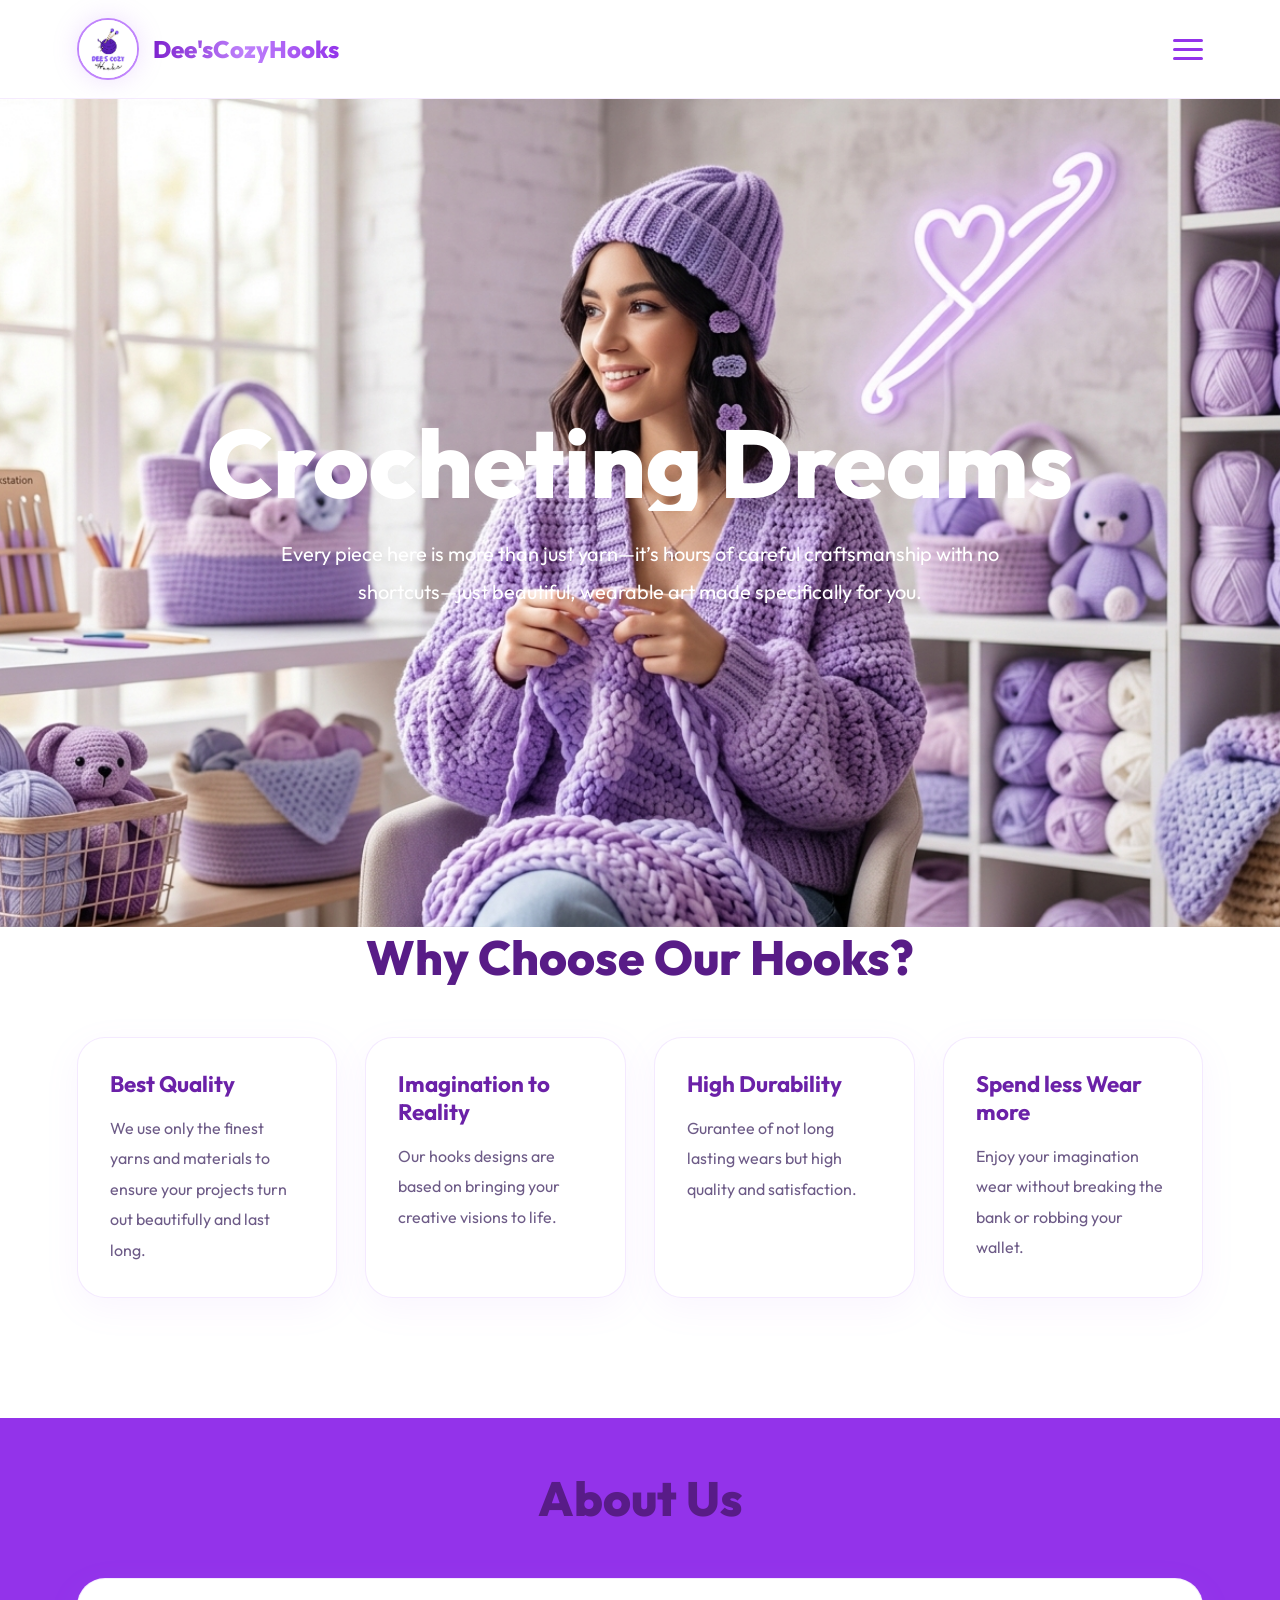
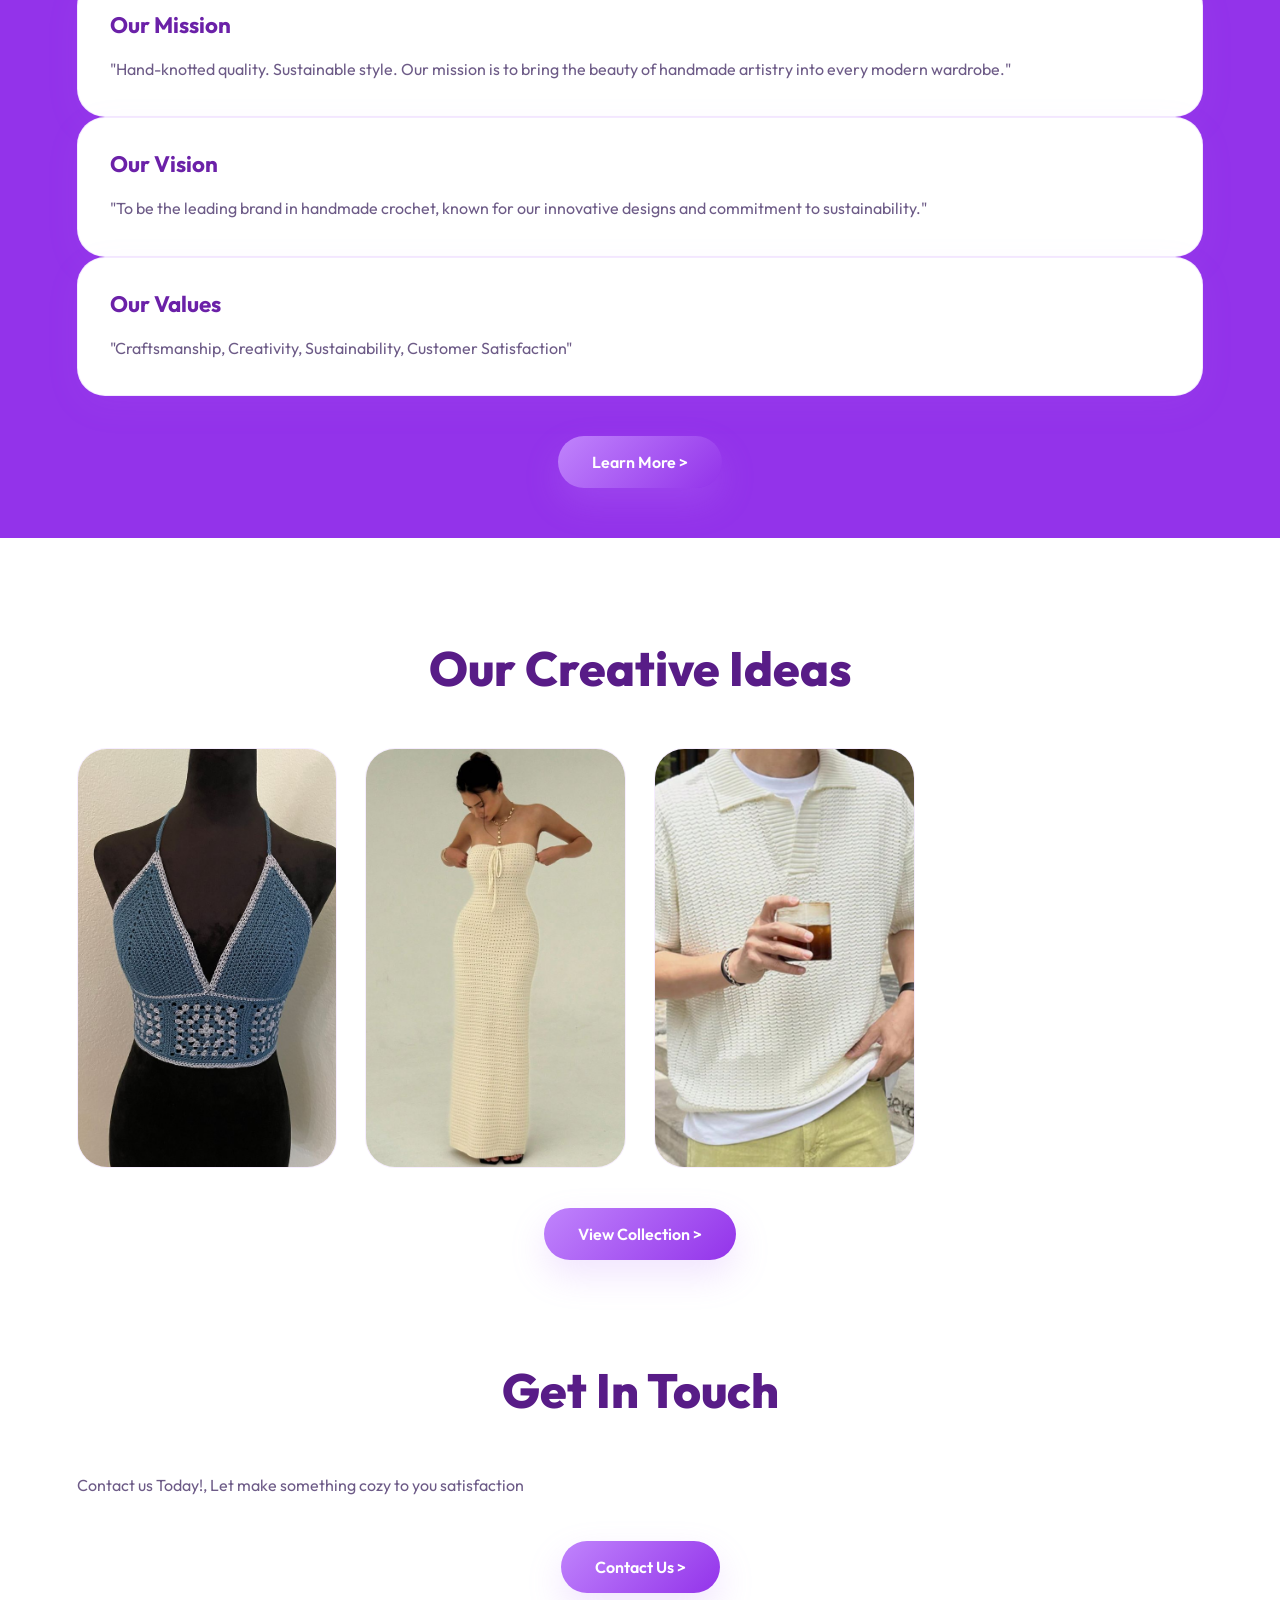
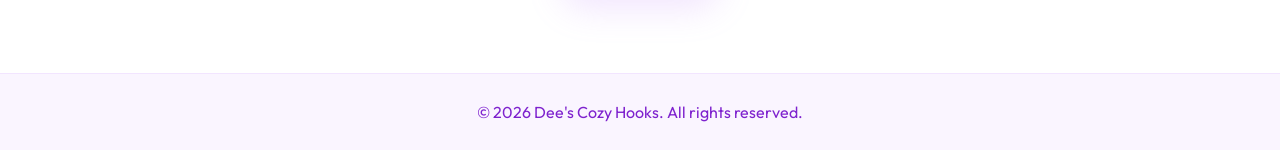
<file: index.html>
<!DOCTYPE html>
<html lang="en">
<head>
    <meta charset="UTF-8">
    <meta name="viewport" content="width=device-width, initial-scale=1.0">
    <title>Dee's Cozy Hooks</title>
    <link rel="stylesheet" href="style.css">

</head>
<body>
    
    <header>
        <div class="header">
        <img src="Logo.JPG" alt="Dee's Cozy Hooks Logo" class="logo">
        <span class="brandName">Dee'sCozyHooks</span>
        <div class="hamburger-btn" onclick="toggleMenu(this)">
  <div class="line1"></div>
  <div class="line2"></div>
  <div class="line3"></div>
</div>

<aside class="sidebar" id="sidebar">
  <nav class="side-nav">
    <a href="index.html" class="nav-link">Home</a>
    <a href="learn.html" class="nav-link">About us</a>
    <a href="contact.html" class="nav-link">Contact</a>
    <a href="collection.html" class="nav-link">Collection</a>
  </nav>
</aside>

    </header>
    <div class="revealItem">
    <div class="bioContainer">
        <h1 class="bioHeading">Crocheting Dreams</h1>
        <p class="bioText">Every piece here is more than just yarn—it’s hours of careful craftsmanship with no shortcuts—just beautiful, wearable art made specifically for you.</p>
    </div>
    <h2 class="whyText">Why Choose Our Hooks?</h2>
    <section class="reasonSection">
    <div class="reasonGrid">
        <h3 class="reasonHeading">Best Quality</h3>
        <p class="reasontext">We use only the finest yarns and materials to ensure your projects turn out beautifully and last long.</p>
    </div>
    <div class="reasonGrid2">
        <h3 class="reasonHeading">Imagination to Reality</h3>
        <p class="reasontext">Our hooks designs are based on bringing your creative visions to life.</p>
    </div>
    <div class="reasonGrid2">
        <h3 class="reasonHeading">High Durability</h3>
        <p class="reasontext">Gurantee of not long lasting wears but high quality and satisfaction.</p>
    </div>

    <div class="reasonGrid2">
        <h3 class="reasonHeading">Spend less Wear more</h3>
        <p class="reasontext">Enjoy your imagination wear without breaking the bank or robbing your wallet.</p>
    </div>     
</section>
    
    <div class="pageAbt">
        <h2 class="abtHead">About Us</h2>
        <div class="abtR">
            <h3 class="abtSub">Our Mission</h3>
                <p class="abtText">"Hand-knotted quality. Sustainable style. Our mission is to bring the beauty of handmade artistry into every modern wardrobe."</p>
            </div>
            <div class="abtR">
            <h3 class="abtSub">Our Vision</h3>
                <p class="abtText">"To be the leading brand in handmade crochet, known for our innovative designs and commitment to sustainability."</p>
                </div>
                <div class="abtR">
                <h3 class="abtSub">Our Values</h3>
                <p class="abtText">"Craftsmanship, Creativity, Sustainability, Customer Satisfaction"</p>
              </div>
        <nav class="learnMore">
            <a href="learn.html" class="learnBtn">Learn More ></a>
        </nav>

    </div>
    <div class="ideaSection">
        <h2 class="ideaHead">Our Creative Ideas</h2>
        <div class="imgGrid">
        <img src="male shirt/Crochet crop top.jfif" alt="idea 1" class="ideaImg">
        <img src="male shirt/Handmade Crochet Summer Romantic Vacation Tight Fitted Cami Dress For Women, Spring_Summer,Fall Dress.jfif" alt="idea 2" class="ideaImg">
        <img src="male shirt/Blusa Masculina De Manga Curta E Gola V Em Malha.jfif" alt="idea 3" class="ideaImg">
        <nav class="collectionBtn">
        </div>
            <nav class="collectionBtn">
            <a href="collection.html" class="collectionNav">View Collection ></a>
        </nav>
    </div>
    <div class="contactSection">
        <h2 class="contactHead">Get In Touch</h2>
        <p class="contactText">Contact us Today!, Let make something cozy to you satisfaction</p>
        <nav class="contactBtn">
            <a href="contact.html" class="contactNav">Contact Us ></a>
        </nav>
    </div>
    </div>
    <script src="script.js"></script>
</body>
<footer class="footer">
        <p>&copy; 2026 Dee's Cozy Hooks. All rights reserved.</p>
    </footer>

</html>
</file>
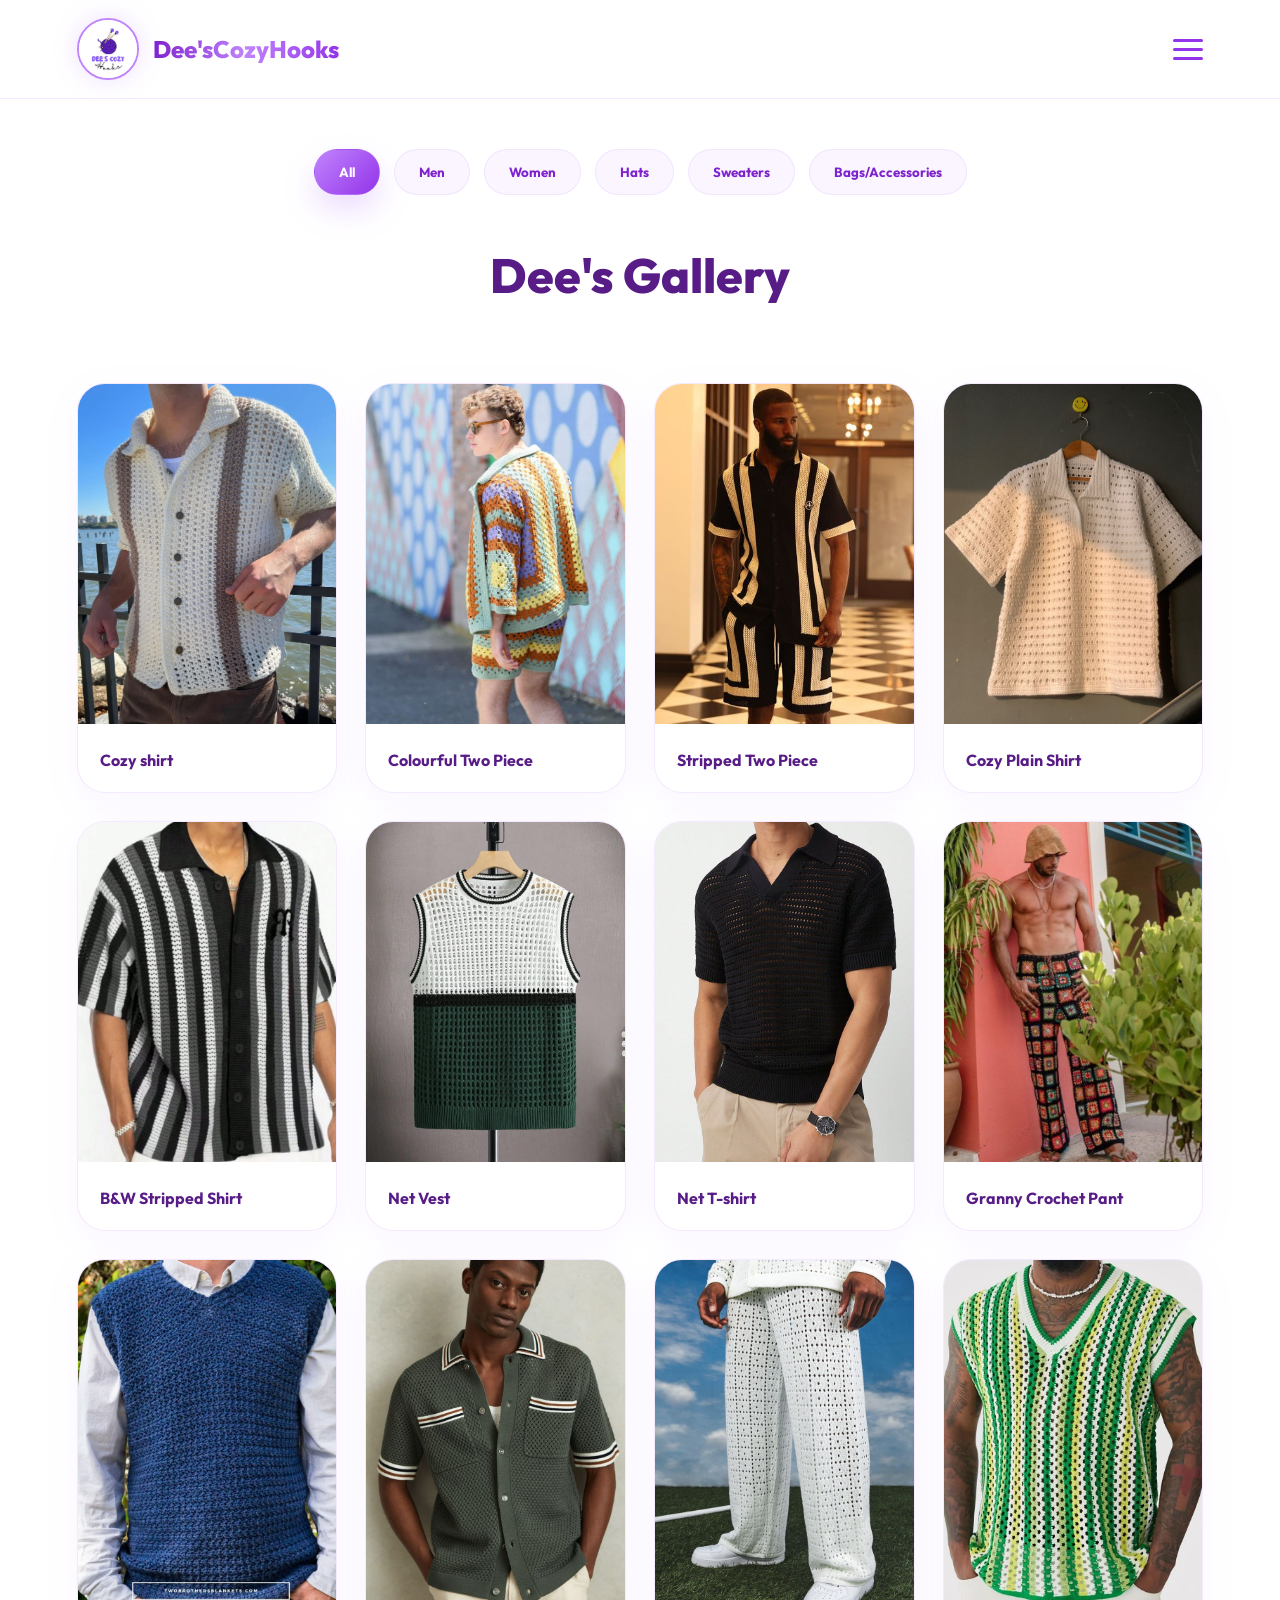
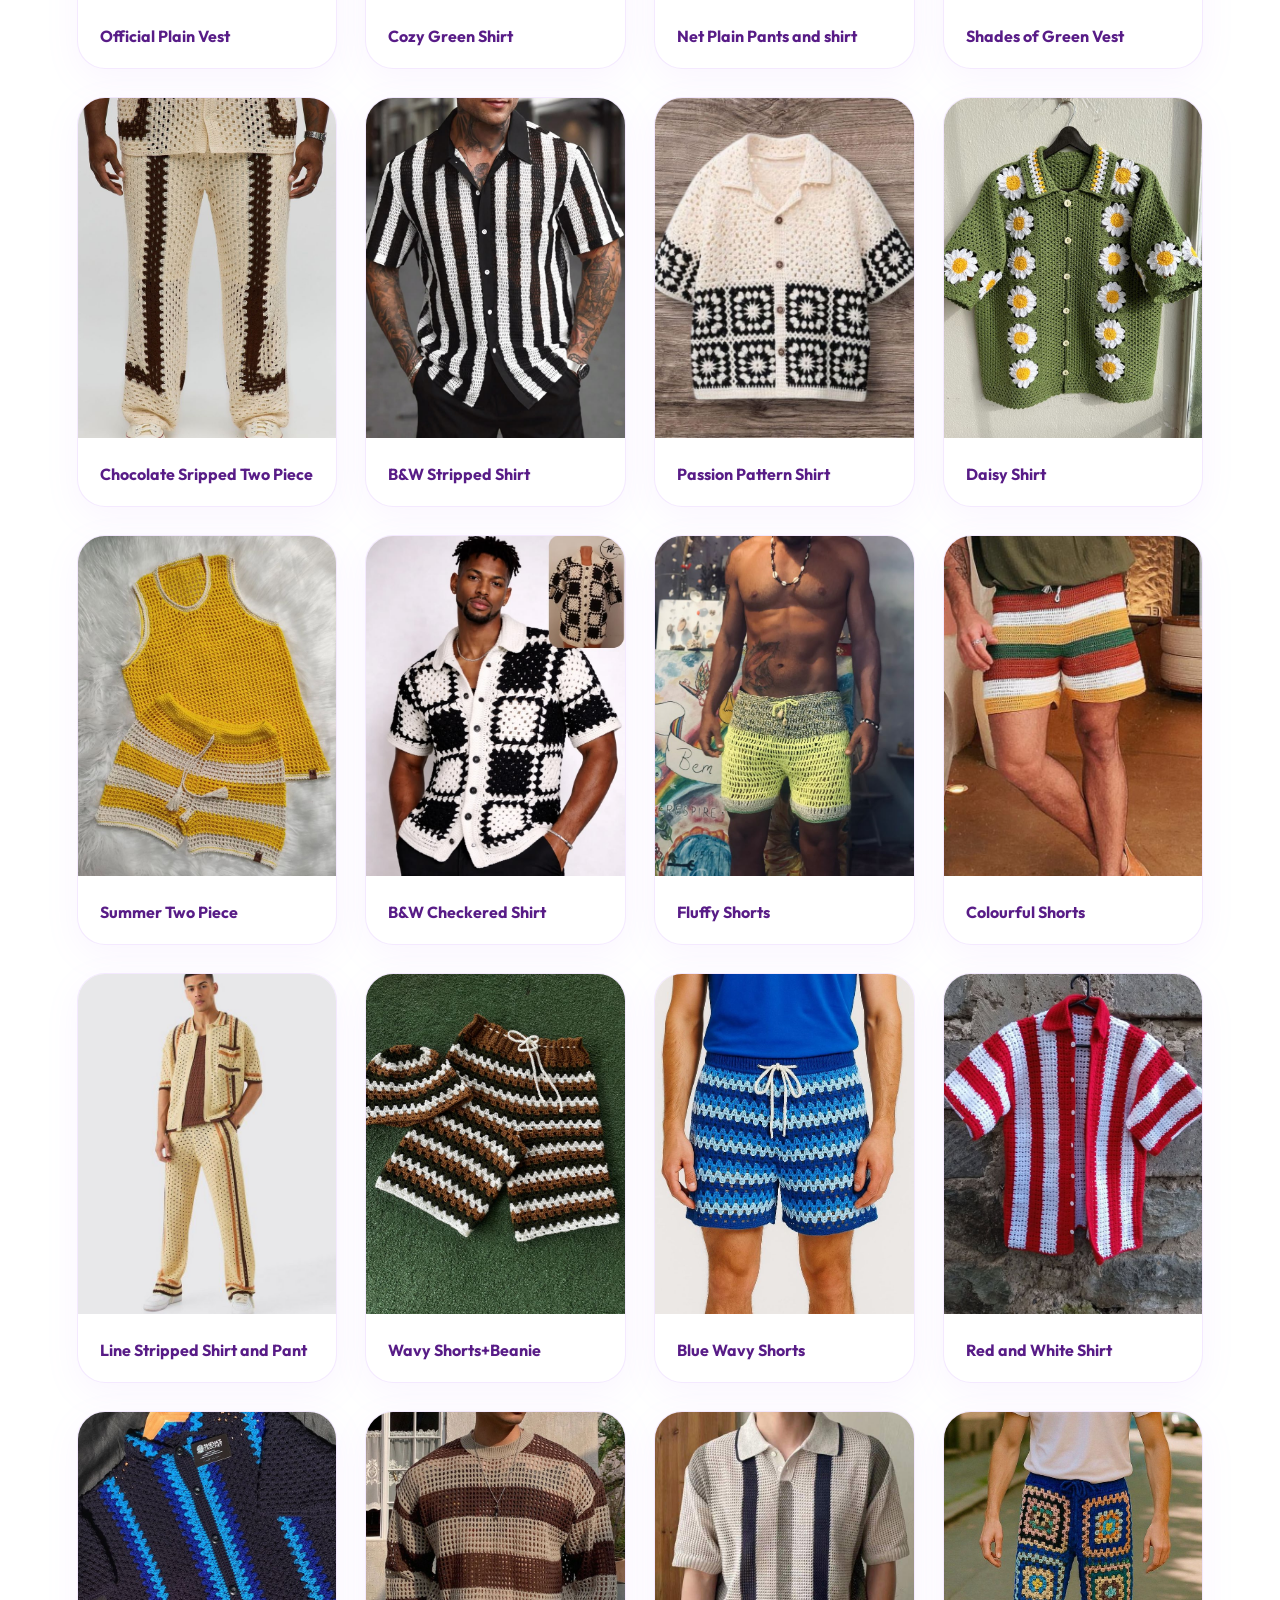
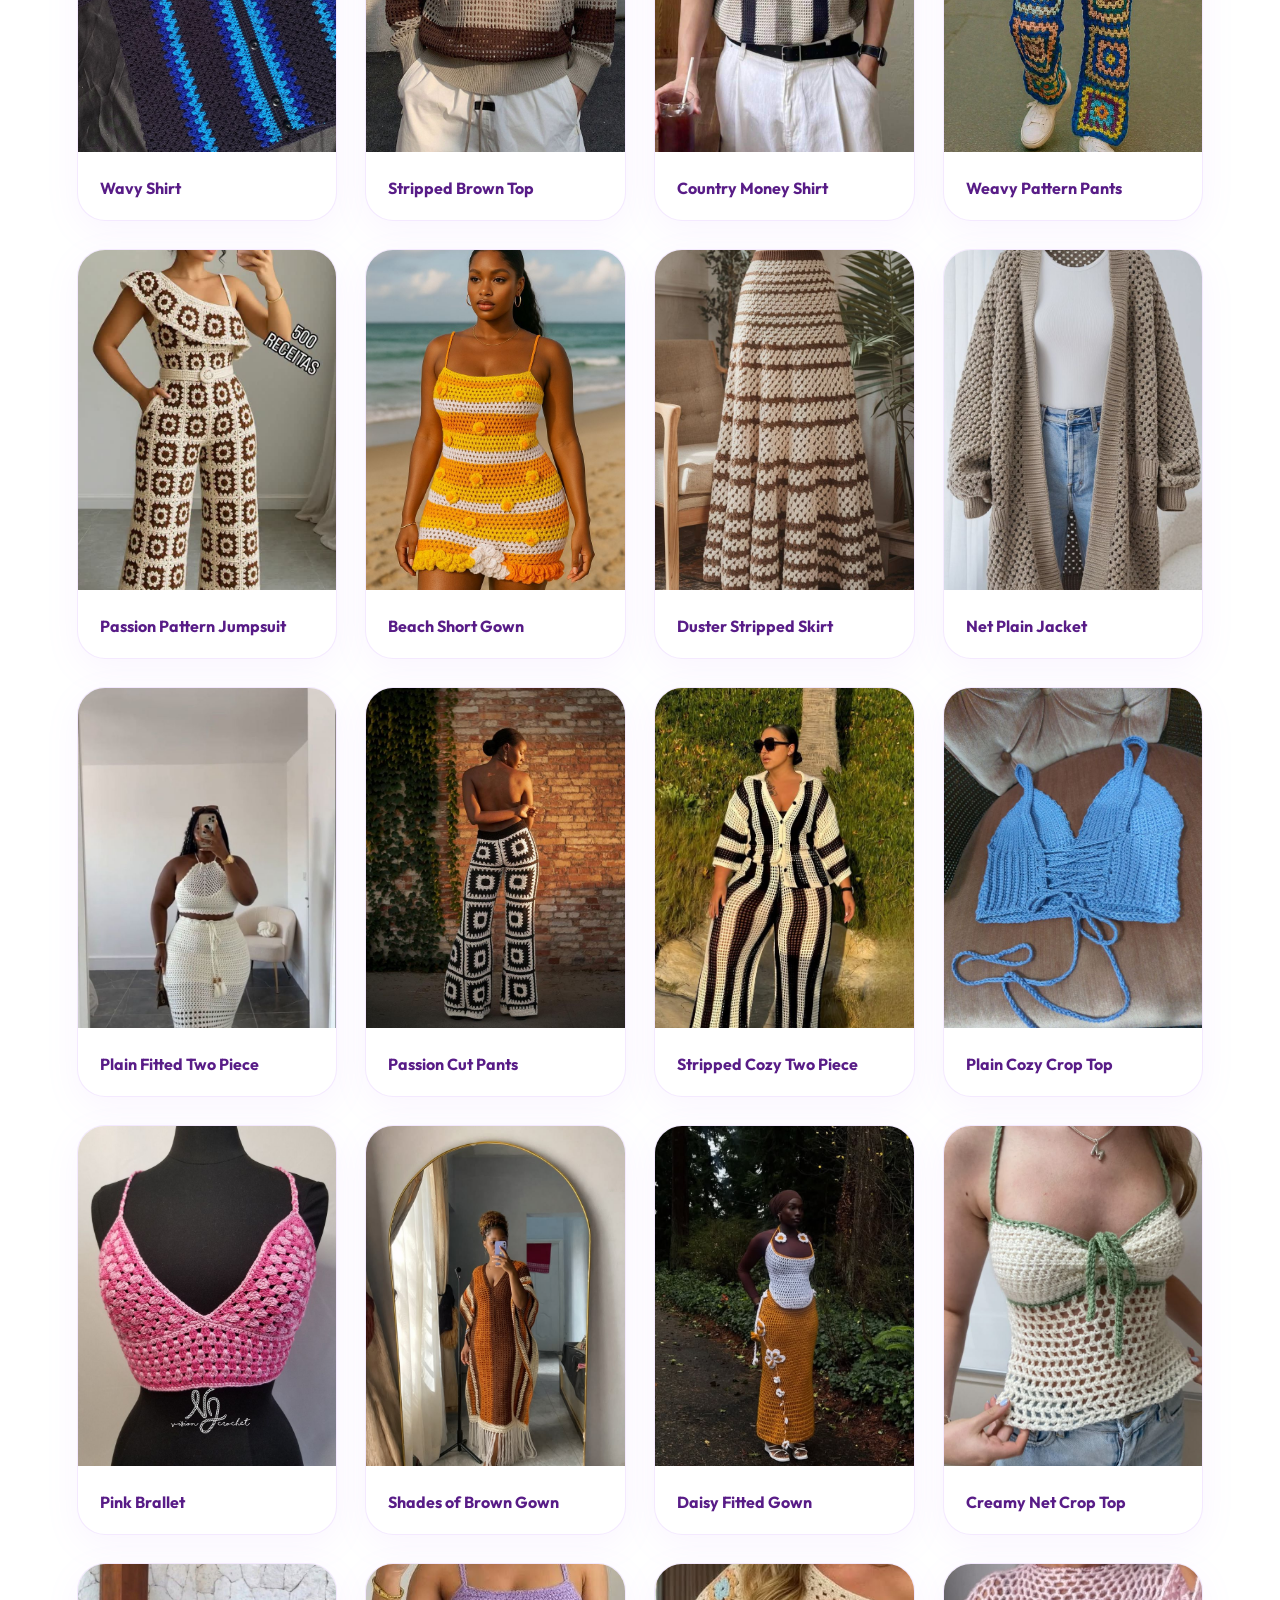
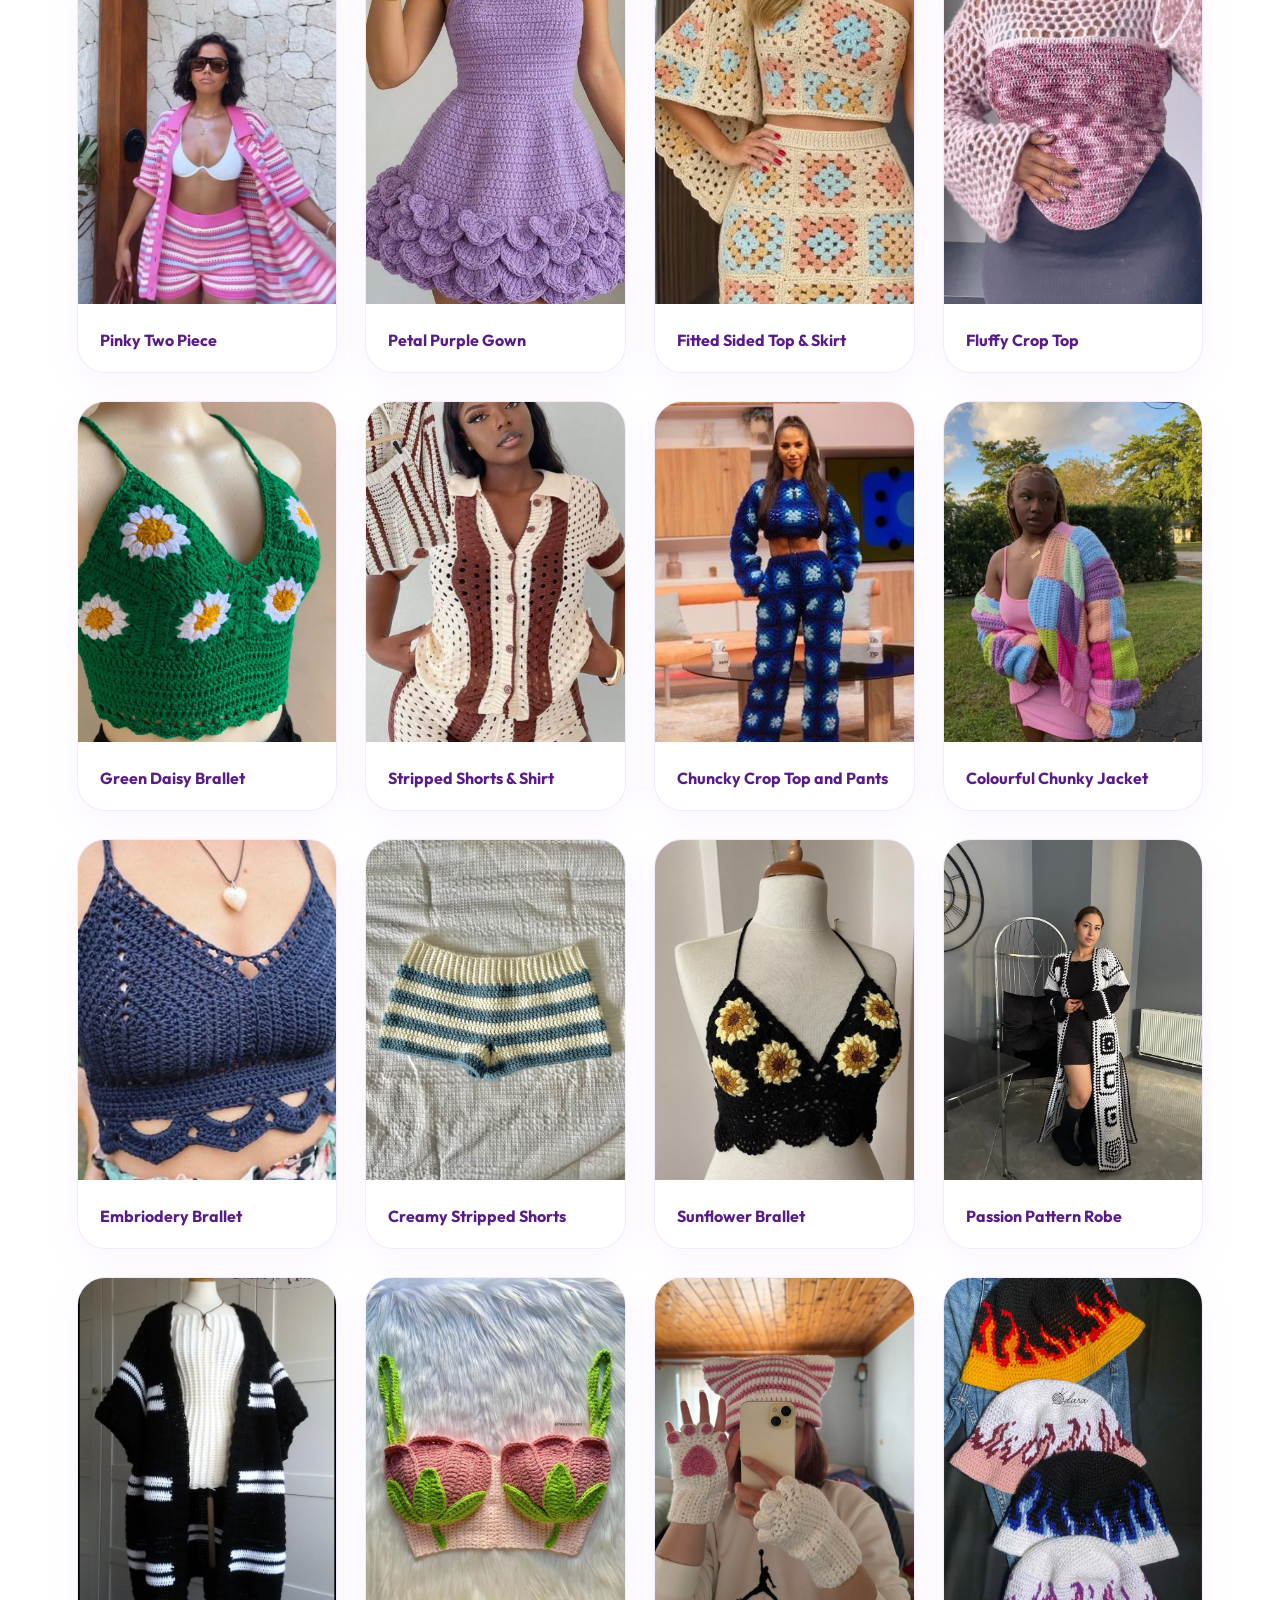
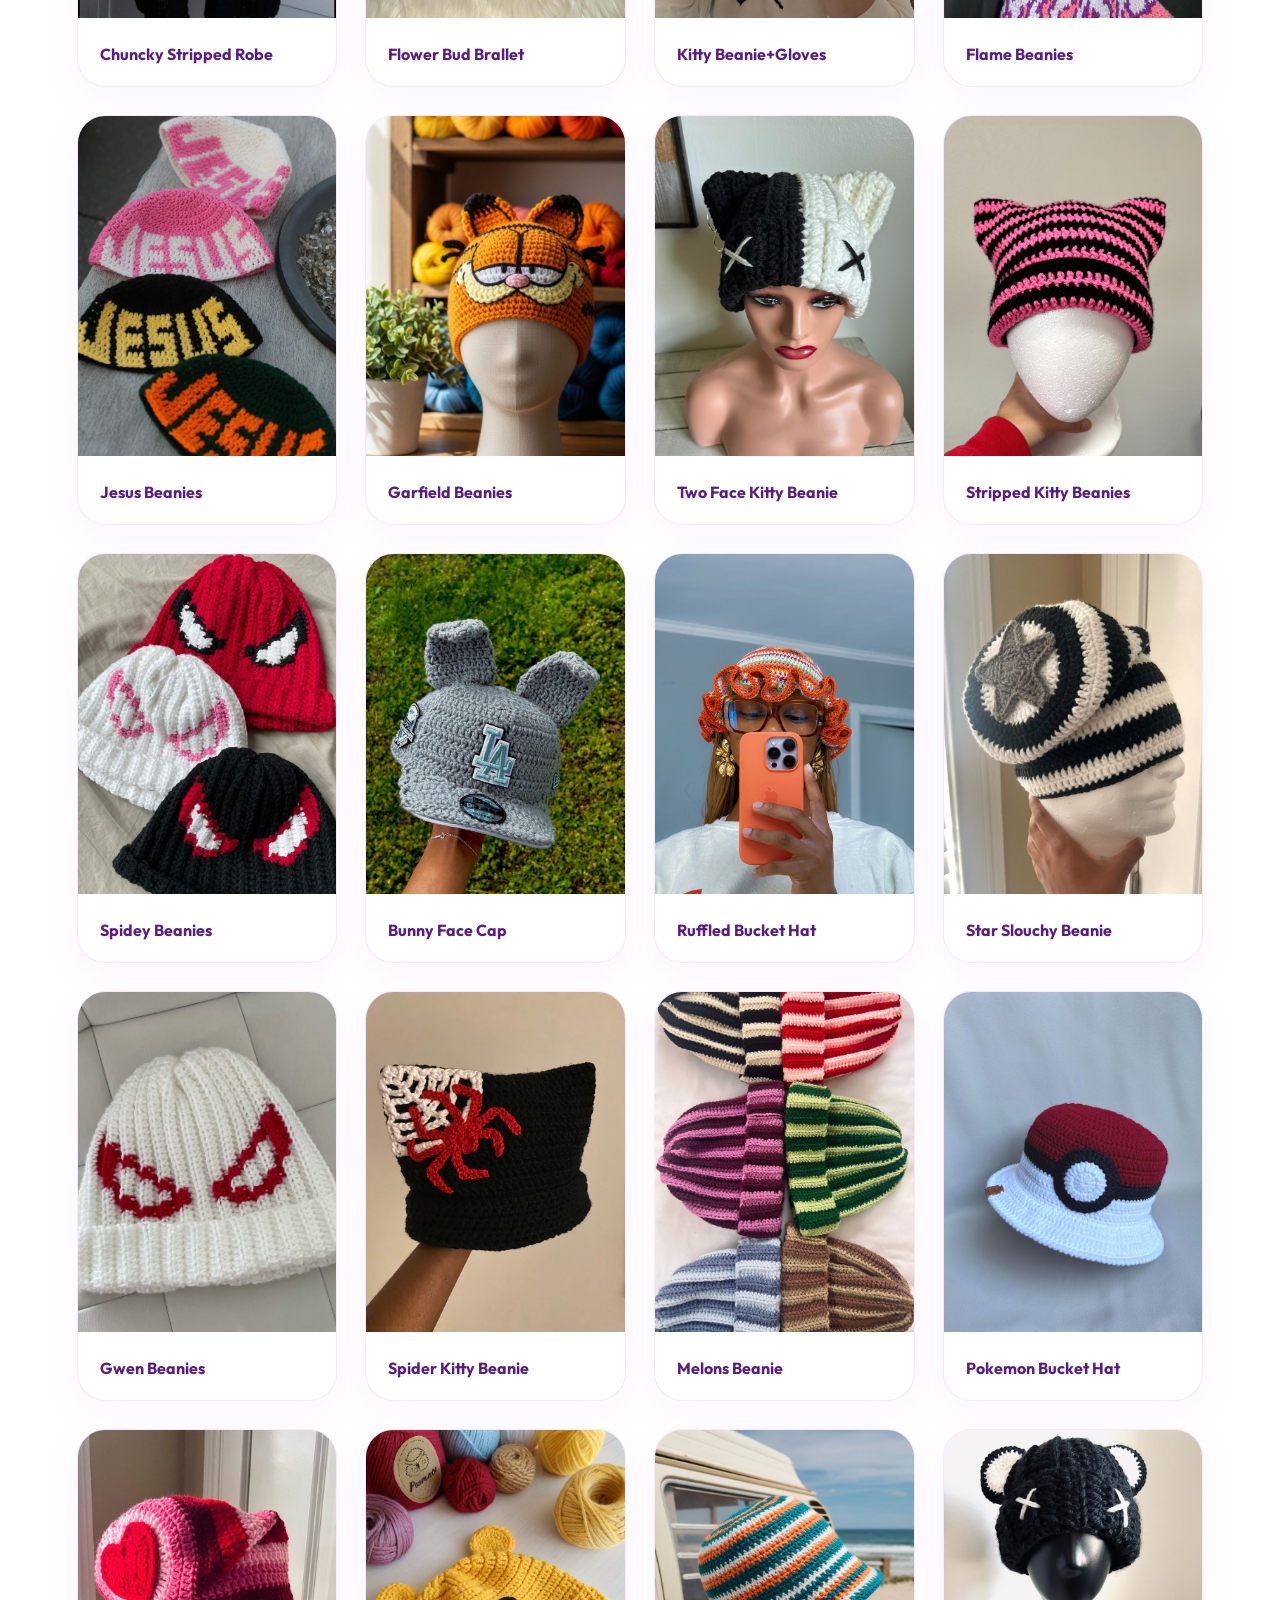
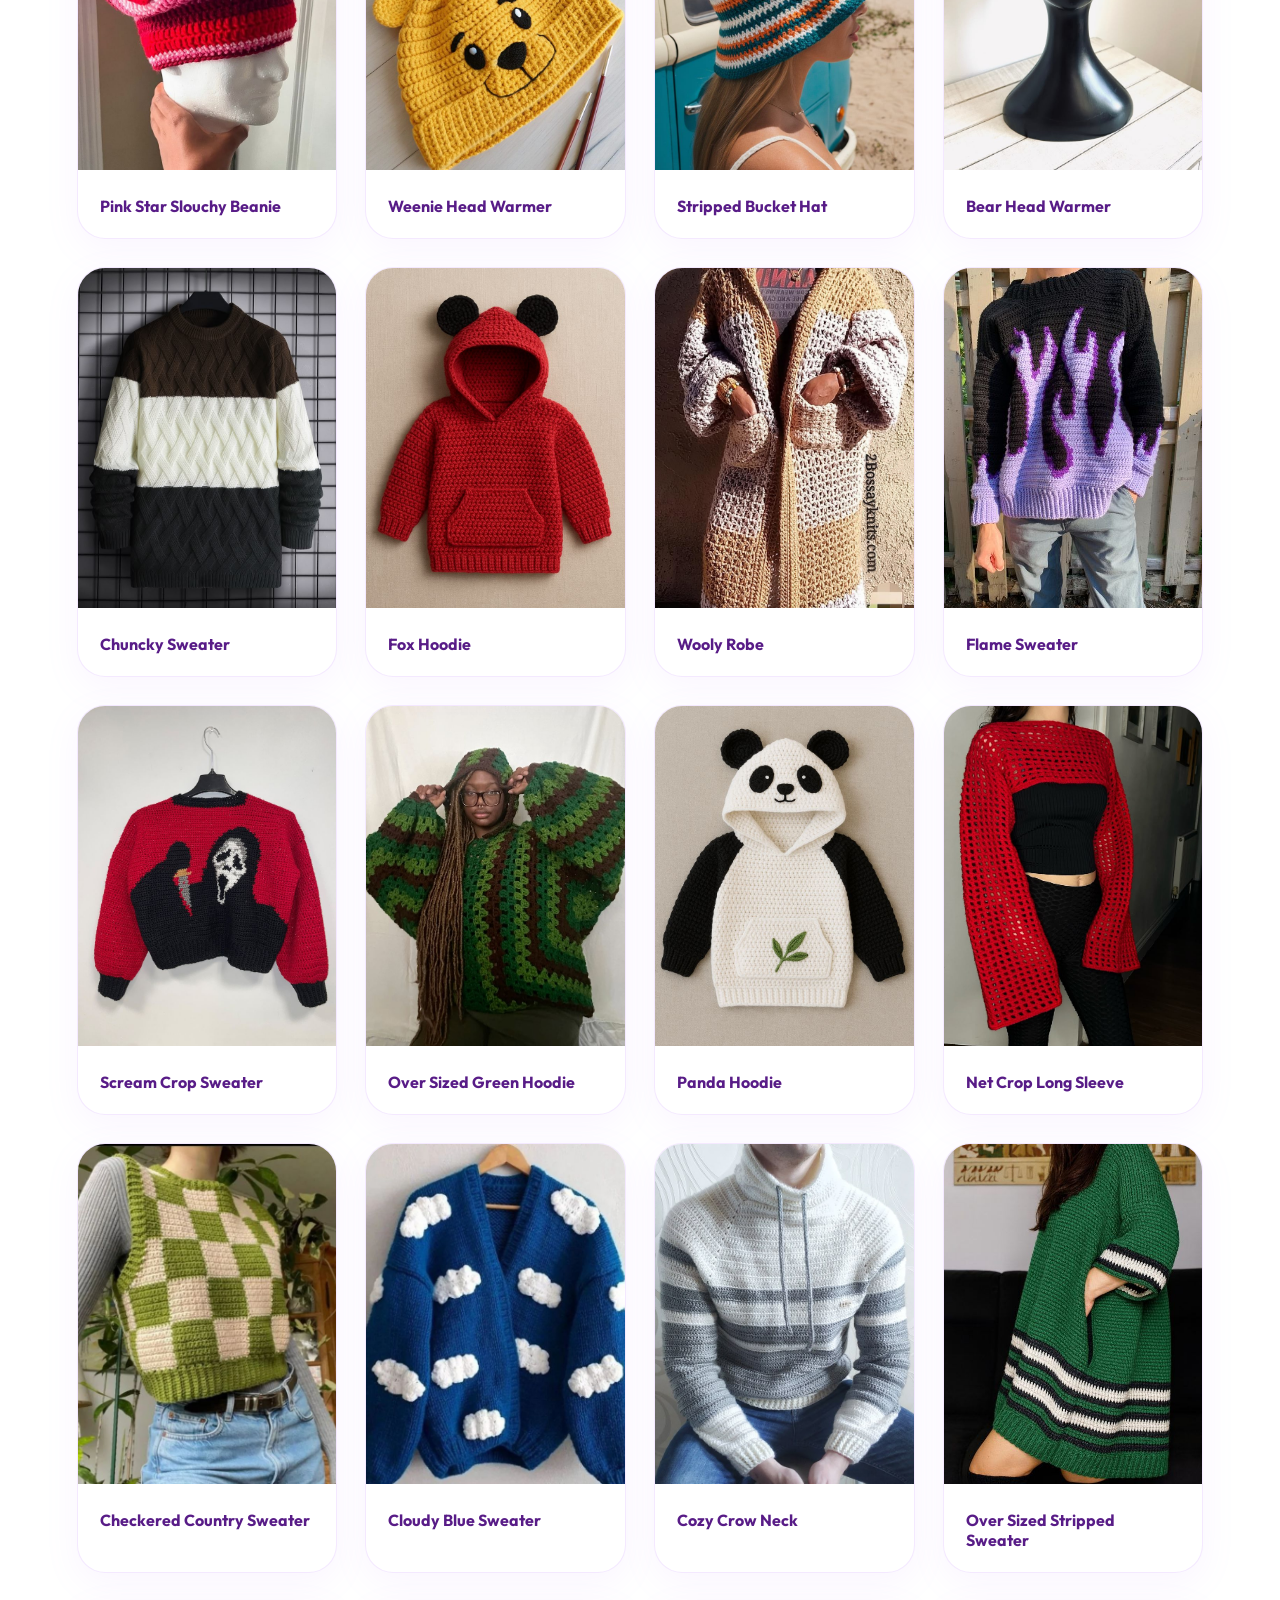
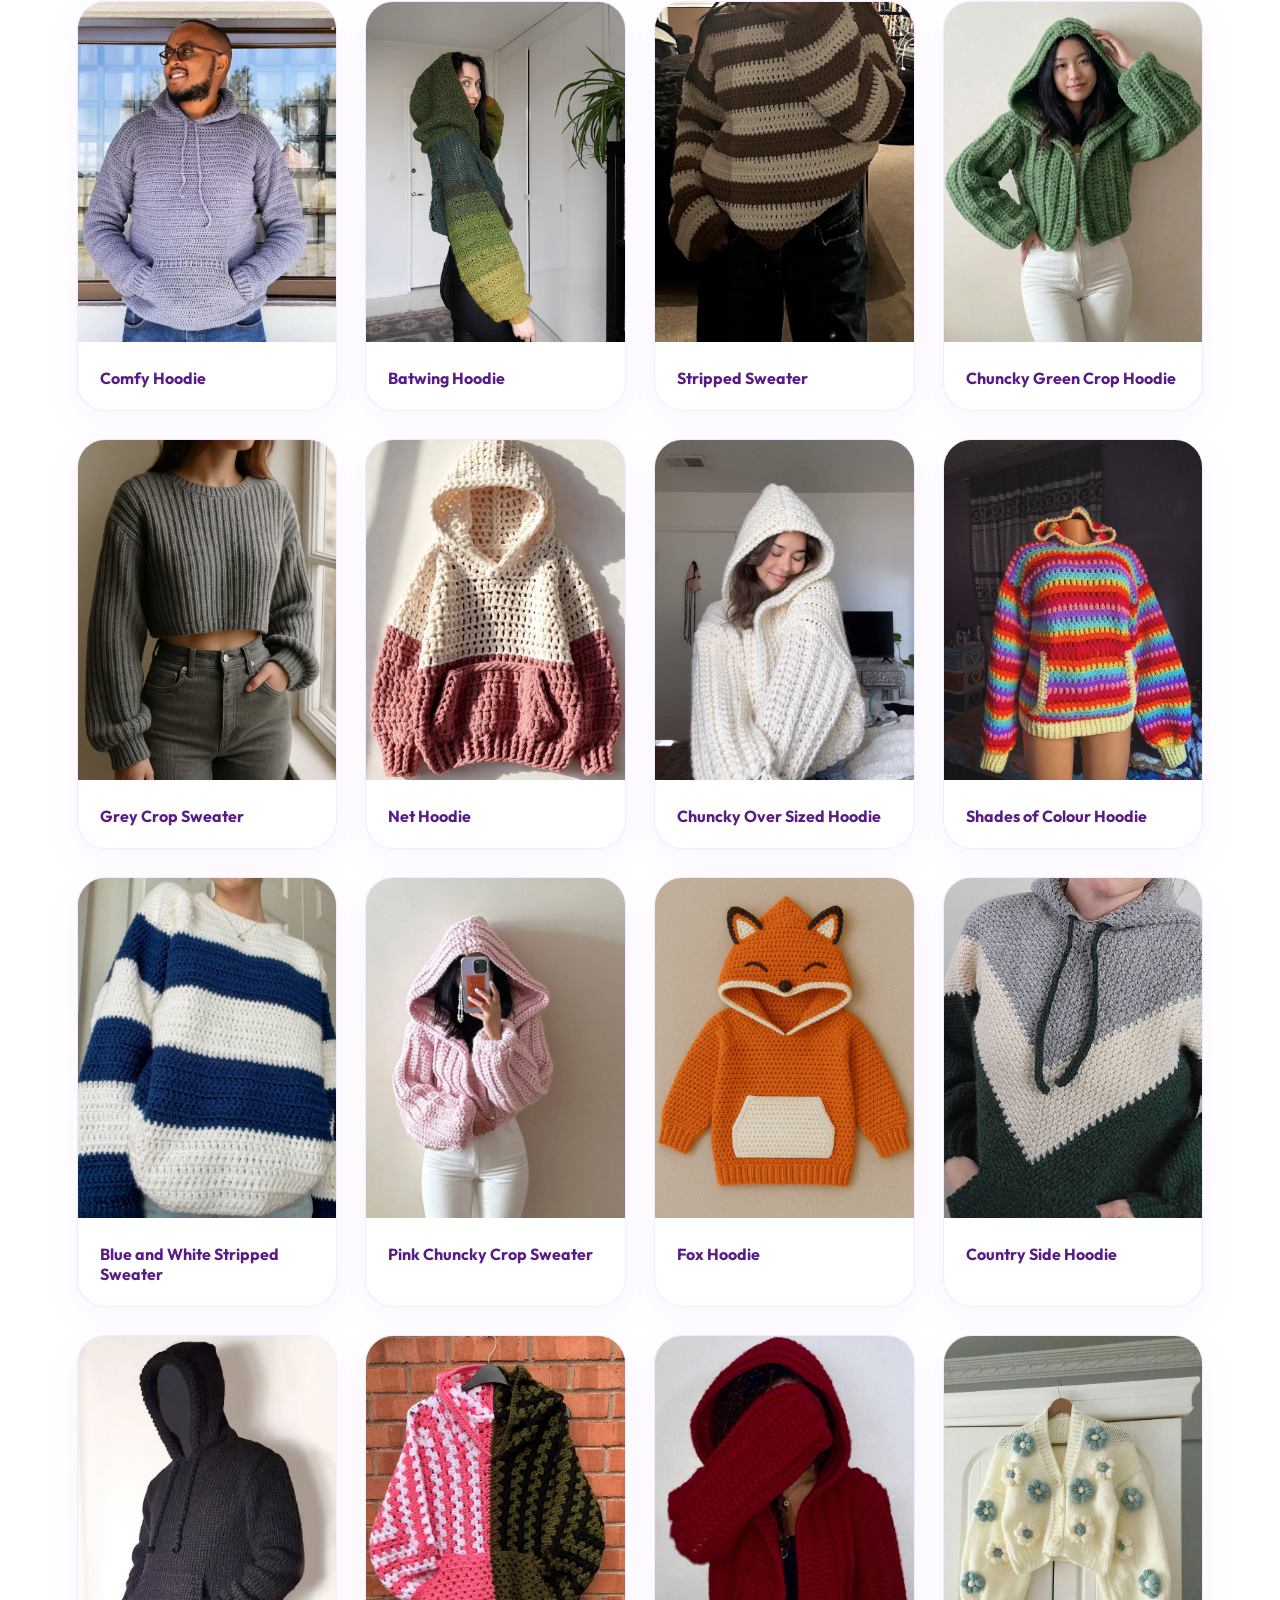
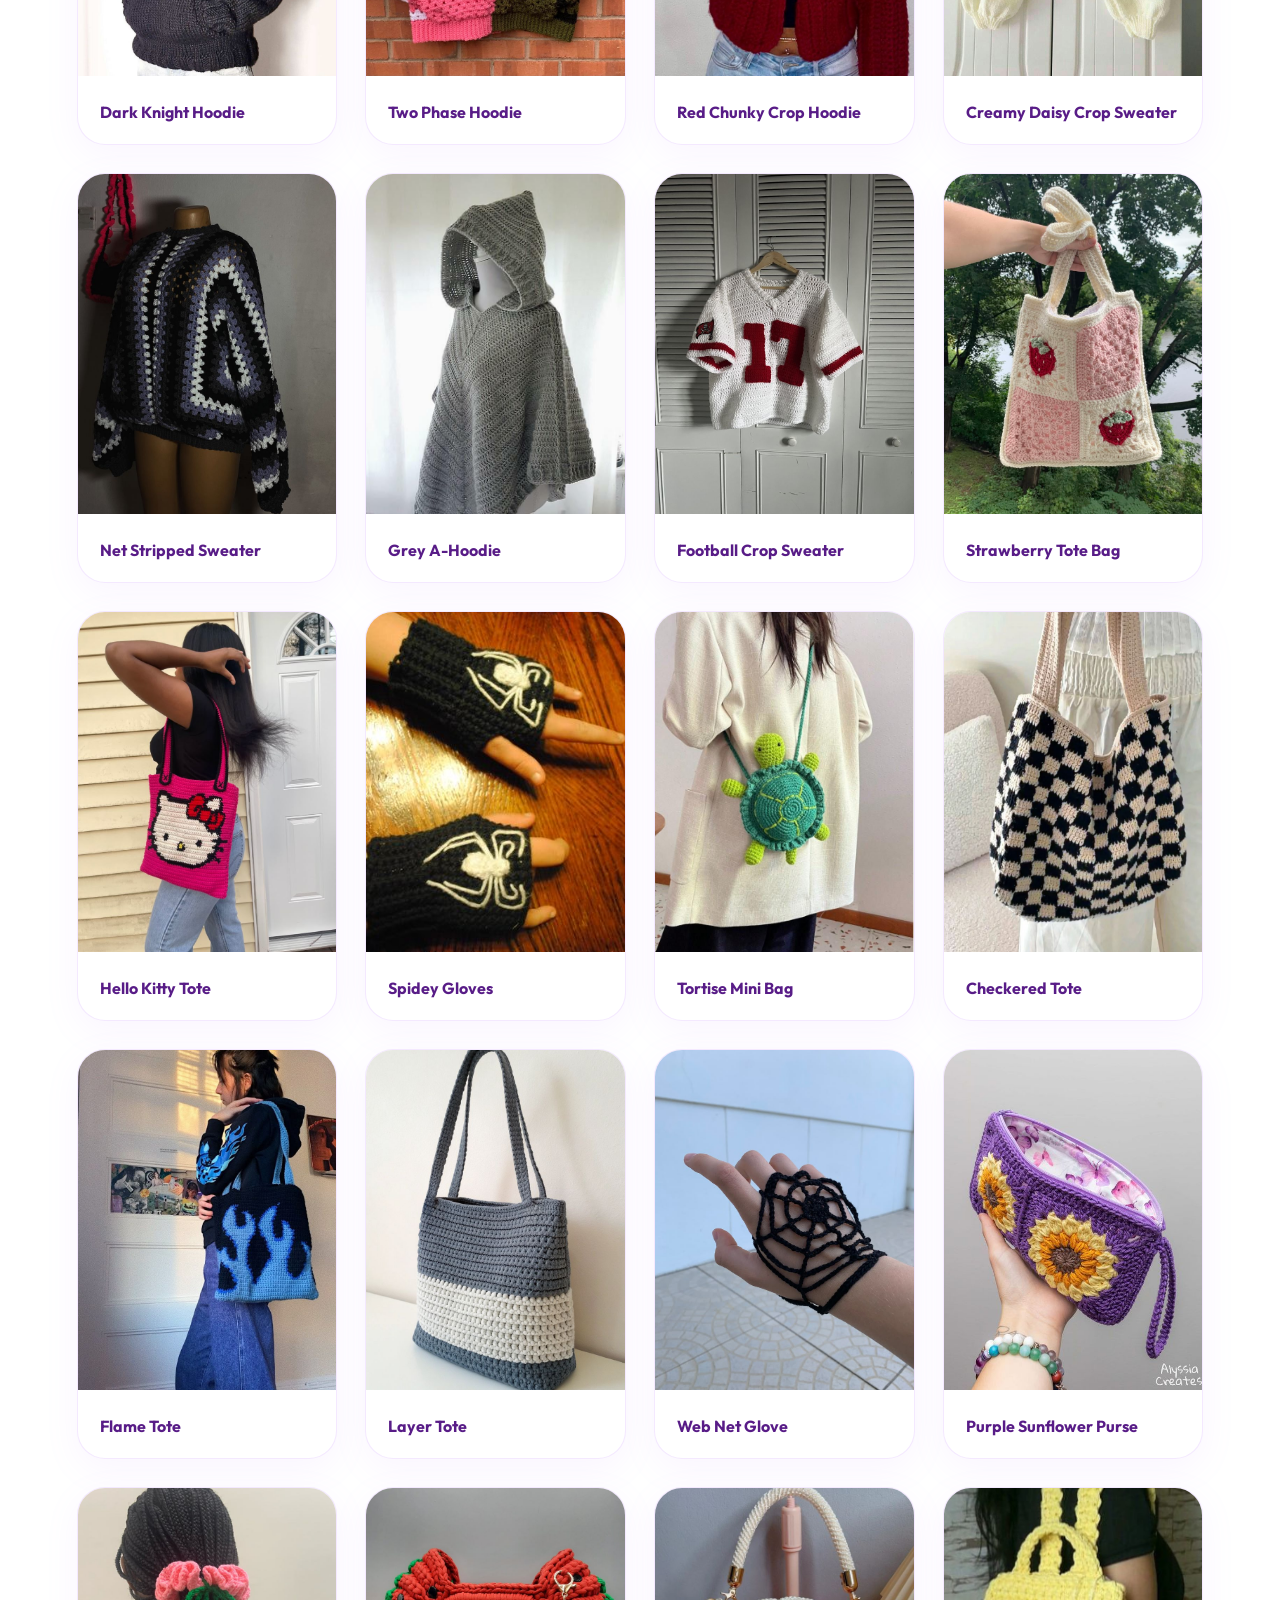
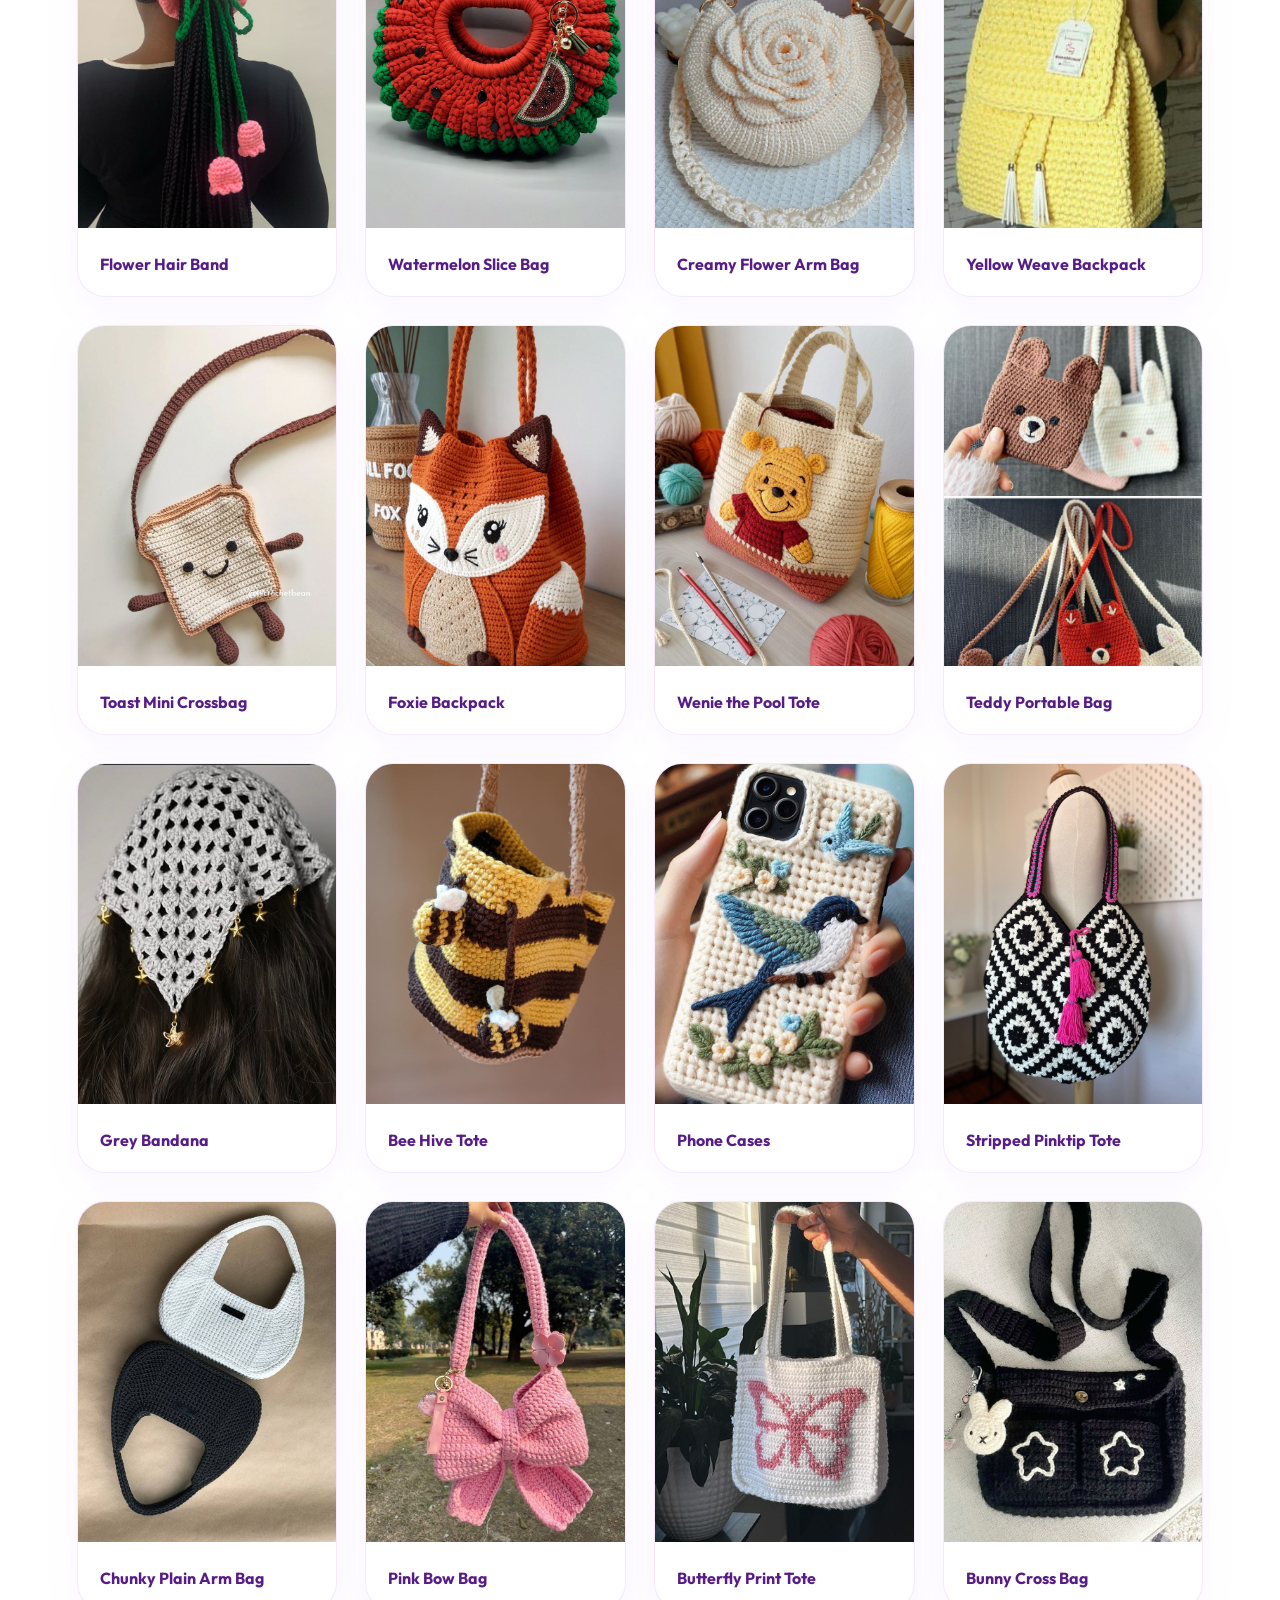
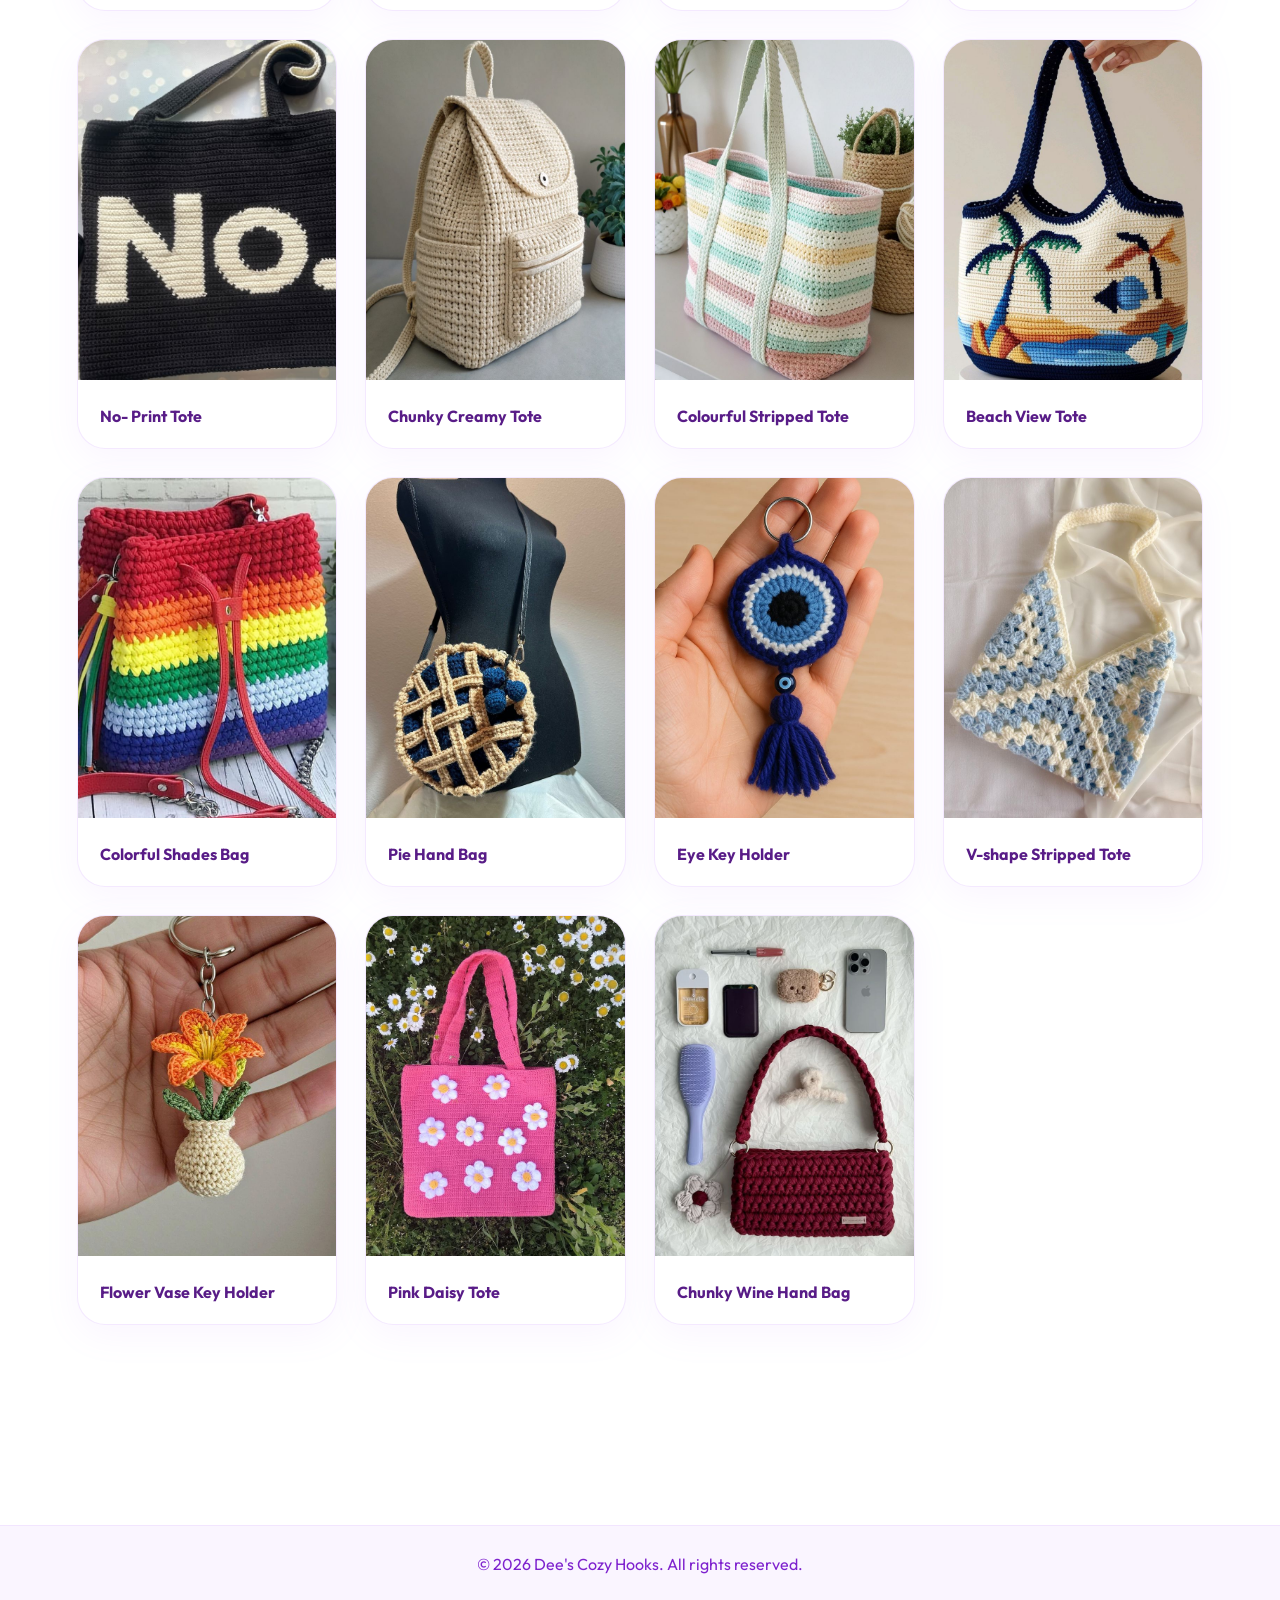
<file: collection.html>
<!DOCTYPE html>
<html lang="en">
<head>
    <meta charset="UTF-8">
    <meta name="viewport" content="width=device-width, initial-scale=1.0">
    <title>Dee's Cozy Hooks</title>
    <link rel="stylesheet" href="style.css">

</head>
<body>
    <script src="script.js"></script>
    <header>
        <div class="header">
        <img src="Logo.JPG" alt="Dee's Cozy Hooks Logo" class="logo">
        <span class="brandName">Dee'sCozyHooks</span>
        <div class="hamburger-btn" onclick="toggleMenu(this)">
  <div class="line1"></div>
  <div class="line2"></div>
  <div class="line3"></div>
</div>

<aside class="sidebar" id="sidebar">
  <nav class="side-nav">
    <a href="index.html" class="nav-link">Home</a>
    <a href="learn.html" class="nav-link">About us</a>
    <a href="contact.html" class="nav-link">Contact</a>
    <a href="collection.html" class="nav-link">Collection</a>
  </nav>
</aside>

    </header>
    <div class="filterContainer" >
        <button class="filterBtn active" onclick="filterCategory('all')">All</button>
        <button class="filterBtn" onclick="filterCategory('Men')">Men</button>
        <button class="filterBtn" onclick=" filterCategory('Women')">Women</button>
        <button class="filterBtn" onclick="filterCategory('Hat')">Hats</button>
        <button class="filterBtn" onclick="filterCategory('Sweater')">Sweaters</button>
        <button class="filterBtn" onclick="filterCategory('BagAccessories')">Bags/Accessories</button>

    </div>
    <div class="collectionGrid">
        <h2 class="contactHead">Dee's Gallery</h2>
        <div class="itemCard Men revealItem">
            <img src="men/men (1).jfif" alt="">
            <h3>Cozy shirt</h3>
        </div>
        <div class="itemCard Men revealItem">
            <img src="men/men (2).jfif" alt="">
            <h3>Colourful Two Piece</h3>
        </div><div class="itemCard Men revealItem">
            <img src="men/men (3).jfif" alt="">
            <h3>Stripped Two Piece</h3>
        </div>
        <div class="itemCard Men revealItem">
            <img src="men/men (5).jfif" alt="">
            <h3>Cozy Plain Shirt</h3>
        </div><div class="itemCard Men revealItem">
            <img src="men/men (6).jfif" alt="">
            <h3>B&W Stripped Shirt</h3>
        </div><div class="itemCard Men revealItem">
            <img src="men/men (7).jfif" alt="">
            <h3>Net Vest</h3>
        </div>
        <div class="itemCard Men revealItem">
            <img src="men/men (8).jfif" alt="">
            <h3>Net T-shirt</h3>
        </div>
        <div class="itemCard Men revealItem">
            <img src="men/men (10).jfif" alt="">
            <h3>Granny Crochet Pant</h3>
        </div><div class="itemCard Men revealItem">
            <img src="men/men (11).jfif" alt="">
            <h3>Official Plain Vest</h3>
        </div><div class="itemCard Men revealItem">
            <img src="men/men (12).jfif" alt="">
            <h3>Cozy Green Shirt</h3>
        </div><div class="itemCard Men revealItem">
            <img src="men/men (13).jfif" alt="">
            <h3>Net Plain Pants and shirt</h3>
        </div><div class="itemCard Men">
            <img src="men/men (14).jfif" alt="">
            <h3>Shades of Green Vest</h3>
        </div><div class="itemCard Men">
            <img src="men/men (15).jfif" alt="">
            <h3>Chocolate Sripped Two Piece</h3>
        </div><div class="itemCard Men">
            <img src="men/men (16).jfif" alt="">
            <h3>B&W Stripped Shirt</h3>
        </div><div class="itemCard Men">
            <img src="men/men (17).jfif" alt="">
            <h3>Passion Pattern Shirt</h3>
        </div><div class="itemCard Men">
            <img src="men/men (18).jfif" alt="">
            <h3>Daisy Shirt</h3>
        </div><div class="itemCard Men">
            <img src="men/men (19).jfif" alt="">
            <h3>Summer Two Piece</h3>
        </div><div class="itemCard Men">
            <img src="men/men (20).jfif" alt="">
            <h3>B&W Checkered Shirt</h3>
        </div><div class="itemCard Men">
            <img src="men/men (21).jfif" alt="">
            <h3>Fluffy Shorts</h3>
        </div><div class="itemCard Men">
            <img src="men/men (22).jfif" alt="">
            <h3>Colourful Shorts</h3>
        </div><div class="itemCard Men">
            <img src="men/men (23).jfif" alt="">
            <h3>Line Stripped Shirt and Pant</h3>
        </div><div class="itemCard Men">
            <img src="men/men (24).jfif" alt="">
            <h3>Wavy Shorts+Beanie</h3>
        </div><div class="itemCard Men">
            <img src="men/men (25).jfif" alt="">
            <h3>Blue Wavy Shorts</h3>
        </div><div class="itemCard Men">
            <img src="men/men (26).jfif" alt="">
            <h3>Red and White Shirt</h3>
        </div><div class="itemCard Men">
            <img src="men/men (27).jfif" alt="">
            <h3>Wavy Shirt</h3>
        </div>
    
         <div class="itemCard Men">
            <img src="men/men (28).jfif" alt="">
            <h3>Stripped Brown Top</h3>
        </div>
         <div class="itemCard Men">
            <img src="men/men (29).jfif" alt="">
            <h3>Country Money Shirt</h3>
        </div>
         <div class="itemCard Men">
            <img src="men/men (30).jfif" alt="">
            <h3>Weavy Pattern Pants</h3>
        </div>
        <div class="itemCard Women revealItem">
            <img src="women/women (1).jfif" alt="">
            <h3>Passion Pattern Jumpsuit</h3>
        </div>
        <div class="itemCard Women revealItem">
            <img src="women/women (2).jfif" alt="">
            <h3>Beach Short Gown</h3>
        </div>
        <div class="itemCard Women revealItem">
            <img src="women/women (3).jfif" alt="">
            <h3>Duster Stripped Skirt</h3>
        </div>
        <div class="itemCard Women revealItem">
            <img src="women/women (4).jfif" alt="">
            <h3>Net Plain Jacket</h3>
        </div>
        <div class="itemCard Women">
            <img src="women/women (5).jfif" alt="">
            <h3>Plain Fitted Two Piece</h3>
        </div>
        <div class="itemCard Women">
            <img src="women/women (6).jfif" alt="">
            <h3>Passion Cut Pants</h3>
        </div>
        <div class="itemCard Women">
            <img src="women/women (7).jfif" alt="">
            <h3>Stripped Cozy Two Piece</h3>
        </div>
        <div class="itemCard Women">
            <img src="women/women (8).jfif" alt="">
            <h3>Plain Cozy Crop Top</h3>
        </div>
        <div class="itemCard Women">
            <img src="women/women (9).jfif" alt="">
            <h3>Pink Brallet</h3>
        </div>
        <div class="itemCard Women">
            <img src="women/women (10).jfif" alt="">
            <h3>Shades of Brown Gown</h3>
        </div>
        <div class="itemCard Women">
            <img src="women/women (11).jfif" alt="">
            <h3>Daisy Fitted Gown</h3>
        </div>
        <div class="itemCard Women">
            <img src="women/women (12).jfif" alt="">
            <h3>Creamy Net Crop Top</h3>
        </div>
        <div class="itemCard Women">
            <img src="women/women (13).jfif" alt="">
            <h3>Pinky Two Piece</h3>
        </div>
        <div class="itemCard Women">
            <img src="women/women (14).jfif" alt="">
            <h3>Petal Purple Gown</h3>
        </div>
        <div class="itemCard Women">
            <img src="women/women (15).jfif" alt="">
            <h3>Fitted Sided Top & Skirt</h3>
        </div>
        <div class="itemCard Women">
            <img src="women/women (16).jfif" alt="">
            <h3>Fluffy Crop Top</h3>
        </div>
        <div class="itemCard Women">
            <img src="women/women (17).jfif" alt="">
            <h3>Green Daisy Brallet</h3>
        </div>
        <div class="itemCard Women">
            <img src="women/women (18).jfif" alt="">
            <h3>Stripped Shorts & Shirt</h3>
        </div>
        <div class="itemCard Women">
            <img src="women/women (19).jfif" alt="">
            <h3>Chuncky Crop Top and Pants</h3>
        </div>
        <div class="itemCard Women">
            <img src="women/women (20).jfif" alt="">
            <h3>Colourful Chunky Jacket  </h3>
        </div>
        <div class="itemCard Women">
            <img src="women/women (21).jfif" alt="">
            <h3>Embriodery Brallet</h3>
        </div>
        <div class="itemCard Women">
            <img src="women/women (22).jfif" alt="">
            <h3>Creamy Stripped Shorts</h3>
        </div>
        <div class="itemCard Women">
            <img src="women/women (23).jfif" alt="">
            <h3>Sunflower Brallet</h3>
        </div>
        <div class="itemCard Women">
            <img src="women/women (24).jfif" alt="">
            <h3>Passion Pattern Robe</h3>
        </div>
        <div class="itemCard Women">
            <img src="women/women (25).jfif" alt="">
            <h3>Chuncky Stripped Robe</h3>
        </div>
        <div class="itemCard Women">
            <img src="women/women (26).jfif" alt="">
            <h3>Flower Bud Brallet</h3>
        </div>
          <div class="itemCard Hat revealItem">
            <img src="hat/hat (1).jfif" alt="">
            <h3>Kitty Beanie+Gloves</h3>
        </div>
           <div class="itemCard Hat revealItem">
            <img src="hat/hat (2).jfif" alt="">
            <h3>Flame Beanies</h3>
        </div>
           <div class="itemCard Hat revealItem">
            <img src="hat/hat (3).jfif" alt="">
            <h3>Jesus Beanies</h3>
        </div>
           <div class="itemCard Hat">
            <img src="hat/hat (4).jfif" alt="">
            <h3>Garfield Beanies</h3>
        </div>
           <div class="itemCard Hat">
            <img src="hat/hat (5).jfif" alt="">
            <h3>Two Face Kitty Beanie</h3>
        </div>
           <div class="itemCard Hat">
            <img src="hat/hat (7).jfif" alt="">
            <h3>Stripped Kitty Beanies</h3>
        </div>
           <div class="itemCard Hat">
            <img src="hat/hat (8).jfif" alt="">
            <h3>Spidey Beanies</h3>
        </div>
           <div class="itemCard Hat">
            <img src="hat/hat (10).jfif" alt="">
            <h3>Bunny Face Cap</h3>
        </div>
           <div class="itemCard Hat">
            <img src="hat/hat (11).jfif" alt="">
            <h3>Ruffled Bucket Hat</h3>
        </div>
           <div class="itemCard Hat">
            <img src="hat/hat (12).jfif" alt="">
            <h3>Star Slouchy Beanie</h3>
        </div>
           <div class="itemCard Hat">
            <img src="hat/hat (13).jfif" alt="">
            <h3>Gwen Beanies</h3>
        </div>
           <div class="itemCard Hat">
            <img src="hat/hat (14).jfif" alt="">
            <h3>Spider Kitty Beanie</h3>
        </div>
           <div class="itemCard Hat">
            <img src="hat/hat (15).jfif" alt="">
            <h3>Melons Beanie</h3>
        </div>
           <div class="itemCard Hat">
            <img src="hat/hat (16).jfif" alt="">
            <h3>Pokemon Bucket Hat</h3>
        </div>
           <div class="itemCard Hat">
            <img src="hat/hat (17).jfif" alt="">
            <h3>Pink Star Slouchy Beanie</h3>
        </div>
           <div class="itemCard Hat">
            <img src="hat/hat (18).jfif" alt="">
            <h3>Weenie Head Warmer</h3>
        </div>
           <div class="itemCard Hat">
            <img src="hat/hat (19).jfif" alt="">
            <h3>Stripped Bucket Hat</h3>
        </div>
           <div class="itemCard Hat">
            <img src="hat/hat (20).jfif" alt="">
            <h3>Bear Head Warmer</h3>
        </div>
         <div class="itemCard Sweater revealItem">
            <img src="sweater/swearter (1).jfif" alt="">
            <h3>Chuncky Sweater</h3>
        </div>
         <div class="itemCard Sweater revealItem">
            <img src="sweater/swearter (2).jfif" alt="">
            <h3>Fox Hoodie</h3>
        </div>
         <div class="itemCard Sweater">
            <img src="sweater/swearter (3).jfif" alt="">
            <h3>Wooly Robe</h3>
        </div>
         <div class="itemCard Sweater">
            <img src="sweater/swearter (4).jfif" alt="">
            <h3>Flame Sweater</h3>
        </div>
         <div class="itemCard Sweater">
            <img src="sweater/swearter (5).jfif" alt="">
            <h3>Scream Crop Sweater</h3>
        </div>
         <div class="itemCard Sweater">
            <img src="sweater/swearter (6).jfif" alt="">
            <h3>Over Sized Green Hoodie</h3>
        </div>
         <div class="itemCard Sweater">
            <img src="sweater/swearter (7).jfif" alt="">
            <h3>Panda Hoodie</h3>
        </div>
         <div class="itemCard Sweater">
            <img src="sweater/swearter (8).jfif" alt="">
            <h3>Net Crop Long Sleeve</h3>
        </div>
         <div class="itemCard Sweater">
            <img src="sweater/swearter (9).jfif" alt="">
            <h3>Checkered Country Sweater</h3>
        </div>
         <div class="itemCard Sweater">
            <img src="sweater/swearter (10).jfif" alt="">
            <h3>Cloudy Blue Sweater</h3>
        </div>
         <div class="itemCard Sweater">
            <img src="sweater/swearter (11).jfif" alt="">
            <h3>Cozy Crow Neck</h3>
        </div>
         <div class="itemCard Sweater">
            <img src="sweater/swearter (12).jfif" alt="">
            <h3>Over Sized Stripped Sweater</h3>
        </div>
         <div class="itemCard Sweater">
            <img src="sweater/swearter (13).jfif" alt="">
            <h3>Comfy Hoodie</h3>
        </div>
         <div class="itemCard Sweater">
            <img src="sweater/swearter (14).jfif" alt="">
            <h3>Batwing Hoodie</h3>
        </div>
         <div class="itemCard Sweater">
            <img src="sweater/swearter (15).jfif" alt="">
            <h3>Stripped Sweater</h3>
        </div>
         <div class="itemCard Sweater">
            <img src="sweater/swearter (16).jfif" alt="">
            <h3>Chuncky Green Crop Hoodie</h3>
        </div>
         <div class="itemCard Sweater">
            <img src="sweater/swearter (17).jfif" alt="">
            <h3>Grey Crop Sweater</h3>
        </div>
         <div class="itemCard Sweater">
            <img src="sweater/swearter (18).jfif" alt="">
            <h3>Net Hoodie</h3>
        </div>
        
         <div class="itemCard Sweater">
            <img src="sweater/swearter (19).jfif" alt="">
            <h3>Chuncky Over Sized Hoodie</h3>

        </div>
         <div class="itemCard Sweater">
            <img src="sweater/swearter (20).jfif" alt="">
            <h3>Shades of Colour Hoodie</h3>
        </div>
         <div class="itemCard Sweater">
            <img src="sweater/swearter (21).jfif" alt="">
            <h3>Blue and White Stripped Sweater</h3>
        </div>
         <div class="itemCard Sweater">
            <img src="sweater/swearter (22).jfif" alt="">
            <h3>Pink Chuncky Crop Sweater</h3>
        </div>
         <div class="itemCard Sweater">
            <img src="sweater/swearter (23).jfif" alt="">
            <h3>Fox Hoodie</h3>

        </div>
         <div class="itemCard Sweater">
            <img src="sweater/swearter (24).jfif" alt="">
            <h3>Country Side Hoodie</h3>
        </div>
         <div class="itemCard Sweater">
            <img src="sweater/swearter (25).jfif" alt="">
            <h3>Dark Knight Hoodie</h3>
        </div>
         <div class="itemCard Sweater">
            <img src="sweater/swearter (26).jfif" alt="">
            <h3>Two Phase Hoodie</h3>
        </div>
         <div class="itemCard Sweater">
            <img src="sweater/swearter (27).jfif" alt="">
            <h3>Red Chunky Crop Hoodie</h3>
        </div>
         <div class="itemCard Sweater">
            <img src="sweater/swearter (28).jfif" alt="">
            <h3>Creamy Daisy Crop Sweater</h3>
        </div>
         <div class="itemCard Sweater">
            <img src="sweater/swearter (29).jfif" alt="">
            <h3>Net Stripped Sweater</h3>
        </div>
         <div class="itemCard Sweater">
            <img src="sweater/swearter (30).jfif" alt="">
            <h3>Grey A-Hoodie</h3>
        </div>
         <div class="itemCard Sweater">
            <img src="sweater/swearter (31).jfif" alt="">
            <h3>Football Crop Sweater</h3>
         </div>
          <div class="itemCard BagAccessories revealItem">
            <img src="bag-accesories/back-accesories (1).jfif" alt="">
            <h3>Strawberry Tote Bag</h3>
         </div>
          <div class="itemCard BagAccessories">
            <img src="bag-accesories/back-accesories (2).jfif" alt="">
            <h3>Hello Kitty Tote</h3>
         </div>
          <div class="itemCard BagAccessories">
            <img src="bag-accesories/back-accesories (3).jfif" alt="">
            <h3>Spidey Gloves</h3>

         </div>
          <div class="itemCard BagAccessories">
            <img src="bag-accesories/back-accesories (4).jfif" alt="">
            <h3>Tortise Mini Bag</h3>
         </div>
          <div class="itemCard BagAccessories">
            <img src="bag-accesories/back-accesories (5).jfif" alt="">
            <h3>Checkered Tote</h3>

         </div>
          <div class="itemCard BagAccessories">
            <img src="bag-accesories/back-accesories (6).jfif" alt="">
            <h3>Flame Tote</h3>
         </div>
          <div class="itemCard BagAccessories">
            <img src="bag-accesories/back-accesories (7).jfif" alt="">
            <h3>Layer Tote</h3>
         </div>
          <div class="itemCard BagAccessories">
            <img src="bag-accesories/back-accesories (8).jfif" alt="">
            <h3>Web Net Glove</h3>
         </div>
          <div class="itemCard BagAccessories">
            <img src="bag-accesories/back-accesories (9).jfif" alt="">
            <h3>Purple Sunflower Purse</h3>
         </div>
          <div class="itemCard BagAccessories">
            <img src="bag-accesories/back-accesories (10).jfif" alt="">
            <h3>Flower Hair Band</h3>
         </div>
          <div class="itemCard BagAccessories">
            <img src="bag-accesories/back-accesories (11).jfif" alt="">
            <h3>Watermelon Slice Bag</h3>

         </div>
          <div class="itemCard BagAccessories">
            <img src="bag-accesories/back-accesories (12).jfif" alt="">
            <h3>Creamy Flower Arm Bag</h3>
         </div>
          <div class="itemCard BagAccessories">
            <img src="bag-accesories/back-accesories (14).jfif" alt="">
            <h3>Yellow Weave Backpack</h3>
         </div>
          <div class="itemCard BagAccessories">
            <img src="bag-accesories/back-accesories (15).jfif" alt="">
            <h3>Toast Mini Crossbag</h3>
         </div>
          <div class="itemCard BagAccessories">
            <img src="bag-accesories/back-accesories (16).jfif" alt="">
            <h3>Foxie Backpack</h3>
         </div>
          <div class="itemCard BagAccessories">
            <img src="bag-accesories/back-accesories (17).jfif" alt="">
            <h3>Wenie the Pool Tote</h3>
         </div>
          <div class="itemCard BagAccessories">
            <img src="bag-accesories/back-accesories (18).jfif" alt="">
            <h3>Teddy Portable Bag</h3>
         </div>
          <div class="itemCard BagAccessories">
            <img src="bag-accesories/back-accesories (19).jfif" alt="">
            <h3>Grey Bandana</h3>
         </div>
          <div class="itemCard BagAccessories">
            <img src="bag-accesories/back-accesories (20).jfif" alt="">
            <h3>Bee Hive Tote</h3>
         </div>
          <div class="itemCard BagAccessories">
            <img src="bag-accesories/back-accesories (21).jfif" alt="">
            <h3>Phone Cases</h3>
         </div>
          <div class="itemCard BagAccessories">
            <img src="bag-accesories/back-accesories (22).jfif" alt="">
            <h3>Stripped Pinktip Tote</h3>
         </div>
          <div class="itemCard BagAccessories">
            <img src="bag-accesories/back-accesories (23).jfif" alt="">
            <h3>Chunky Plain Arm Bag</h3>
         </div>
          <div class="itemCard BagAccessories">
            <img src="bag-accesories/back-accesories (24).jfif" alt="">
            <h3>Pink Bow Bag</h3>
         </div>
          <div class="itemCard BagAccessories">
            <img src="bag-accesories/back-accesories (25).jfif" alt="">
            <h3>Butterfly Print Tote</h3>
         </div>
          <div class="itemCard BagAccessories">
            <img src="bag-accesories/back-accesories (26).jfif" alt="">
            <h3>Bunny Cross Bag</h3>
         </div>
          <div class="itemCard BagAccessories">
            <img src="bag-accesories/back-accesories (27).jfif" alt="">
            <h3>No- Print Tote</h3>
         </div>
          <div class="itemCard BagAccessories">
            <img src="bag-accesories/back-accesories (28).jfif" alt="">
            <h3>Chunky Creamy Tote</h3>
         </div>
          <div class="itemCard BagAccessories">
            <img src="bag-accesories/back-accesories (30).jfif" alt="">
            <h3>Colourful Stripped Tote</h3>
         </div>
          <div class="itemCard BagAccessories">
            <img src="bag-accesories/back-accesories (31).jfif" alt="">
            <h3>Beach View Tote</h3>
         </div>
          <div class="itemCard BagAccessories">
            <img src="bag-accesories/back-accesories (32).jfif" alt="">
            <h3>Colorful Shades Bag</h3>
         </div>
          <div class="itemCard BagAccessories">
            <img src="bag-accesories/back-accesories (34).jfif" alt="">
            <h3>Pie Hand Bag</h3>
         </div>
          <div class="itemCard BagAccessories">
            <img src="bag-accesories/back-accesories (35).jfif" alt="">
            <h3> Eye Key Holder</h3>
         </div>
          <div class="itemCard BagAccessories">
            <img src="bag-accesories/back-accesories (36).jfif" alt="">
            <h3>V-shape Stripped Tote</h3>
         </div>
          <div class="itemCard BagAccessories">
            <img src="bag-accesories/back-accesories (37).jfif" alt="">
            <h3>Flower Vase Key Holder</h3>
         </div>
          <div class="itemCard BagAccessories">
            <img src="bag-accesories/back-accesories (38).jfif" alt="">
            <h3>Pink Daisy Tote</h3>
         </div>
          <div class="itemCard BagAccessories">
            <img src="bag-accesories/back-accesories (39).jfif" alt="">
            <h3>Chunky Wine Hand Bag</h3>
         </div>


    </div>
    <script src="script.js"></script>
</body>

<footer class="footer">
        <p>&copy; 2026 Dee's Cozy Hooks. All rights reserved.</p>
    </footer>

</html>
</file>
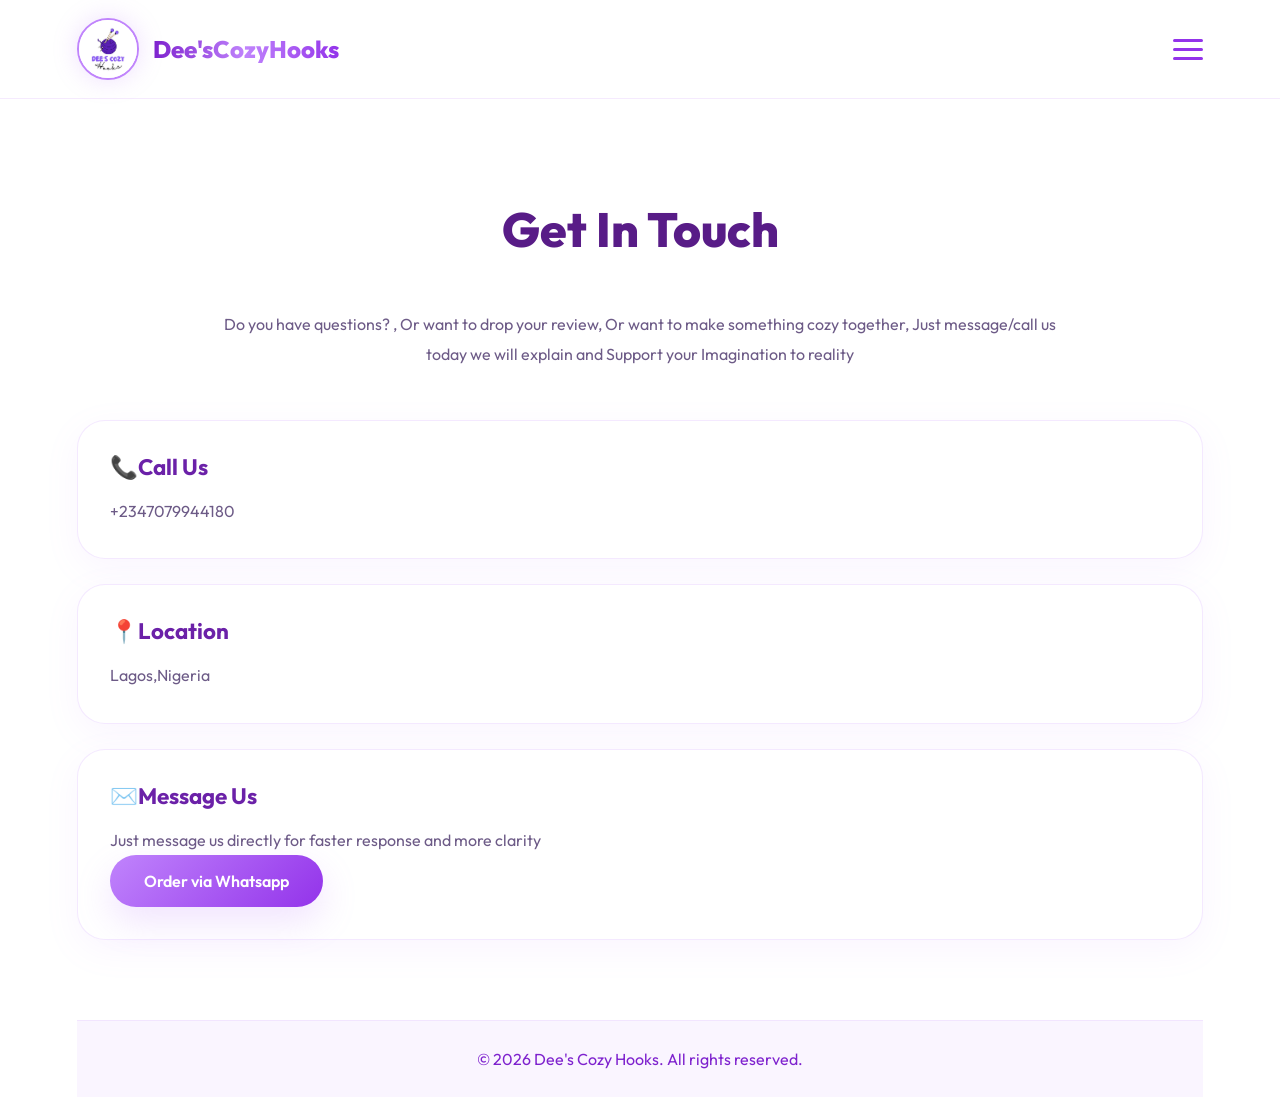
<file: contact.html>
<!DOCTYPE html>
<html lang="en">
<head>
    <meta charset="UTF-8">
    <meta name="viewport" content="width=device-width, initial-scale=1.0">
    <title>Dee's Cozy Hooks</title>
    <link rel="stylesheet" href="style.css">

</head>
<body>
    <script src="script.js"></script>
    <header>
        <div class="header">
        <img src="Logo.JPG" alt="Dee's Cozy Hooks Logo" class="logo">
        <span class="brandName">Dee'sCozyHooks</span>
        <div class="hamburger-btn" onclick="toggleMenu(this)">
  <div class="line1"></div>
  <div class="line2"></div>
  <div class="line3"></div>
</div>

<aside class="sidebar" id="sidebar">
  <nav class="side-nav">
    <a href="index.html" class="nav-link">Home</a>
    <a href="learn.html" class="nav-link">About</a>
    <a href="contact.html" class="nav-link">Contact</a>
    <a href="collection.html" class="nav-link">Collection</a>
  </nav>
</aside>

    </header>
    <div class="contactBox revealItem">
    <h2 class="contactHead">Get In Touch</h2>
    <p class="contactText">Do you have questions? , Or want to drop your review, Or want to make something cozy together, Just message/call us today we will explain and Support your Imagination to reality
    </p>
    <div>
    </div>
    <div class="contactGrid">
        <h3 class="contactheadGrid">📞Call Us</h3>
        <p class="contacttextGrid">+2347079944180</p>
    </div>
    <div class="contactGrid">
        <h3 class="contactheadGrid">📍Location</h3>
        <p class="contacttextGrid">Lagos,Nigeria</p>
    </div>
    <div class="contactGrid">
        <h3 class="contactheadGrid">✉️Message Us</h3>
        <p class="contacttextGrid">Just message us directly for faster response and more clarity</p>
        <a href="https://wa.me/2347079944180?text-Hello%20Dee!%20I'm%20interested%20in%20ordering%20a%20crochet%20item."
        class=""
        target="-blank">
<button class="whatsappBtn">
Order via Whatsapp
</button>
</a>
    </div>



    
</body>
<footer class="footer">
        <p>&copy; 2026 Dee's Cozy Hooks. All rights reserved.</p>
    </footer>

</html>
</file>
<file: style.css>
@import url('https://fonts.googleapis.com/css2?family=Outfit:wght@300;400;500;600;700;800&display=swap');

*{
margin:0;
padding:0;
box-sizing:border-box;
font-family:'Outfit',sans-serif;
scroll-behavior:smooth;
}

body{
background:#ffffff;
color:#2d1148;
overflow-x:hidden;
}

.header{
width:100%;
padding:18px 6%;
display:flex;
align-items:center;
position:sticky;
top:0;
z-index:1000;
background:rgba(255,255,255,0.92);
backdrop-filter:blur(18px);
border-bottom:1px solid rgba(168,85,247,0.12);
}

.logo{
width:62px;
height:62px;
object-fit:cover;
border-radius:50%;
border:2px solid #c084fc;
box-shadow:0 0 25px rgba(192,132,252,0.25);
}

.brandName{
font-size:1.5rem;
font-weight:800;
margin-left:14px;
background:linear-gradient(to right,#7e22ce,#c084fc,#9333ea);
-webkit-background-clip:text;
-webkit-text-fill-color:transparent;
}

.hamburger-btn{
margin-left:auto;
display:flex;
flex-direction:column;
gap:6px;
cursor:pointer;
z-index:2000;
}

.hamburger-btn div{
width:30px;
height:3px;
background:#9333ea;
border-radius:50px;
transition:0.4s;
}

.sidebar{
position:fixed;
top:0;
right:-100%;
width:280px;
height:100vh;
background:#ffffff;
padding:120px 30px;
transition:0.5s ease;
z-index:1500;
border-left:1px solid rgba(168,85,247,0.12);
box-shadow:-10px 0 40px rgba(168,85,247,0.08);
}

.sidebar.active{
right:0;
}

.side-nav{
display:flex;
flex-direction:column;
gap:18px;
}

.nav-link{
text-decoration:none;
padding:15px 20px;
border-radius:18px;
font-weight:600;
font-size:1rem;
color:#6b21a8;
background:#faf5ff;
transition:0.35s;
}

.nav-link:hover{
background:linear-gradient(135deg,#c084fc,#9333ea);
color:#fff;
transform:translateX(8px);
box-shadow:0 15px 30px rgba(192,132,252,0.25);
}

.bioContainer{
min-height:92vh;
display:flex;
justify-content:center;
align-items:center;
flex-direction:column;
text-align:center;
padding:0 6%;
background:

url('Gemini_Generated_Image_vk2hzlvk2hzlvk2h.png');
background-position:center;
background-size:cover;
}

.bioHeading{
font-size:clamp(3rem,8vw,6rem);
font-weight:800;
line-height:1;
max-width:900px;
background:white;
-webkit-background-clip:text;
-webkit-text-fill-color:transparent;
margin-bottom:24px;
}

.bioText{
max-width:760px;
font-size:1.25rem;
line-height:1.9;
color:white;
}

.whyText,
.contactHead,
.ideaHead,
.reviewHead,
.abtHead{
text-align:center;
font-size:clamp(2rem,5vw,3rem);
margin-bottom:50px;
color:#581c87;
font-weight:800;
}

.reasonSection{
padding:0 6%;
display:grid;
grid-template-columns:repeat(auto-fit,minmax(250px,1fr));
gap:28px;
margin-bottom:100px;
}

.reasonGrid,
.reasonGrid2,
.abtR,
.contactGrid,
.reviewCard,
.textSub,
.itemCard{
background:#ffffff;
border:1px solid rgba(192,132,252,0.18);
border-radius:28px;
padding:32px;
transition:0.4s;
box-shadow:0 10px 35px rgba(192,132,252,0.08);
}

.reasonGrid:hover,
.reasonGrid2:hover,
.abtR:hover,
.contactGrid:hover,
.reviewCard:hover,
.textSub:hover,
.itemCard:hover{
transform:translateY(-10px);
box-shadow:0 25px 45px rgba(192,132,252,0.18);
border-color:#c084fc;
}

.reasonHeading,
.abtSub,
.contactheadGrid{
font-size:1.4rem;
margin-bottom:15px;
color:#6b21a8;
font-weight:700;
}

.reasontext,
.abtText,
.contacttextGrid,
.contactText,
.clientReview,
.subText{
color:#6d5b87;
line-height:1.9;
font-size:1rem;
}


.ideaSection,
.contactSection,
.contactBox{
padding:0 6%;
margin-top:100px;
}
.pageAbt{
padding:50px 6%;
background-color: #9333ea;
margin-top:120px;
}

.learnMore,
.collectionBtn,
.contactBtn{
display:flex;
justify-content:center;
margin-top:40px;
}

.learnBtn,
.collectionNav,
.contactNav,
.whatsappBtn{
padding:16px 34px;
border:none;
outline:none;
border-radius:50px;
background:linear-gradient(135deg,#c084fc,#9333ea);
color:#fff;
font-size:1rem;
font-weight:600;
cursor:pointer;
transition:0.4s;
text-decoration:none;
box-shadow:0 15px 35px rgba(192,132,252,0.22);
}

.learnBtn:hover,
.collectionNav:hover,
.contactNav:hover,
.whatsappBtn:hover{
transform:translateY(-5px) scale(1.03);
box-shadow:0 20px 45px rgba(192,132,252,0.3);
}

.imgGrid{
display:grid;
grid-template-columns:repeat(auto-fit,minmax(260px,1fr));
gap:28px;
}

.ideaImg{
width:100%;
height:420px;
object-fit:cover;
border-radius:30px;
transition:0.4s;
border:1px solid rgba(192,132,252,0.15);
}

.ideaImg:hover{
transform:scale(1.03);
box-shadow:0 20px 40px rgba(192,132,252,0.2);
}

.reviewContainer{
padding:100px 6%;
display:grid;
grid-template-columns:repeat(auto-fit,minmax(280px,1fr));
gap:28px;
}

.reviewHead{
grid-column:1/-1;
}

.clientName{
display:block;
margin-top:20px;
color:#9333ea;
font-weight:700;
}

.footer{
padding:28px;
text-align:center;
background:#faf5ff;
border-top:1px solid rgba(192,132,252,0.15);
color:#7e22ce;
margin-top:80px;
}

.filterContainer{
padding:50px 6%;
display:flex;
justify-content:center;
flex-wrap:wrap;
gap:14px;
}

.filterBtn{
padding:14px 24px;
border:none;
border-radius:40px;
background:#faf5ff;
color:#7e22ce;
font-weight:700;
cursor:pointer;
transition:0.35s;
border:1px solid rgba(192,132,252,0.14);
}

.filterBtn:hover,
.filterBtn.active{
background:linear-gradient(135deg,#c084fc,#9333ea);
color:#fff;
box-shadow:0 15px 30px rgba(192,132,252,0.28);
}

.collectionGrid{
padding:0 6% 120px;
display:grid;
grid-template-columns:repeat(auto-fit,minmax(240px,1fr));
gap:28px;
}

.collectionGrid .contactHead{
grid-column:1/-1;
}

.itemCard{
padding:0;
overflow:hidden;
}

.itemCard img{
width:100%;
height:340px;
object-fit:cover;
transition:0.5s;
}

.itemCard:hover img{
transform:scale(1.08);
}

.itemCard h3{
padding:22px;
font-size:1rem;
font-weight:700;
color:#581c87;
}

.learnHead{
padding-top:50px;
}

.img{
width:min(92%,950px);
height:500px;
object-fit:cover;
display:block;
margin:40px auto;
border-radius:30px;
box-shadow:0 20px 40px rgba(192,132,252,0.14);
border:1px solid rgba(192,132,252,0.12);
}

.textSub{
width:min(92%,950px);
margin:0 auto 70px;
}

.contactBox .contactText{
max-width:850px;
margin:0 auto 50px;
text-align:center;
}

.contactGrid{
margin-bottom:25px;
}

.revealItem{
opacity:1;
transform:translateY(0);
}

::-webkit-scrollbar{
width:10px;
}

::-webkit-scrollbar-track{
background:#f8f1ff;
}

::-webkit-scrollbar-thumb{
background:linear-gradient(#c084fc,#9333ea);
border-radius:20px;
}

@media(max-width:992px){

.bioContainer{
padding:0 7%;
}

.reasonSection,
.pageAbt,
.ideaSection,
.contactSection,
.contactBox,
.collectionGrid,
.reviewContainer{
padding-left:7%;
padding-right:7%;
}

.ideaImg{
height:360px;
}

.img{
height:400px;
}
}

@media(max-width:768px){

.header{
padding:16px 5%;
}

.brandName{
font-size:1.2rem;
}

.logo{
width:55px;
height:55px;
}

.sidebar{
width:100%;
}

.bioHeading{
font-size:3.2rem;
}

.bioText{
font-size:0.95rem;
}

.ideaImg{
height:320px;
}

.itemCard img{
height:300px;
}

.img{
height:320px;
}
}

@media(max-width:480px){

.bioHeading{
font-size:2.4rem;
}

.bioText{
font-size:0.9rem;
line-height:1.7;
}

.reasonGrid,
.reasonGrid2,
.abtR,
.contactGrid,
.reviewCard,
.textSub{
padding:24px;
}

.itemCard img{
height:260px;
}

.ideaImg{
height:280px;
}

.filterBtn{
width:100%;
}

.learnBtn,
.collectionNav,
.contactNav,
.whatsappBtn{
width:100%;
text-align:center;
}
}
.revealItem{
opacity:0;
transform:translateY(70px);
transition:all 1s ease;
}

.activeReveal{
opacity:1;
transform:translateY(0);
}

.itemCard{
animation:fadeIn 0.6s ease;
}

@keyframes fadeIn{

0%{
opacity:0;
transform:scale(0.9);
}

100%{
opacity:1;
transform:scale(1);
}

}

.hamburger-btn.open .line1{
transform:rotate(45deg) translate(5px,5px);
}

.hamburger-btn.open .line2{
opacity:0;
}

.hamburger-btn.open .line3{
transform:rotate(-45deg) translate(7px,-7px);
}

.sidebar{
transition:0.5s ease;
}
.revealItem{
opacity:0;
transform:translateY(70px);
transition:1s ease;
}

.activeReveal{
opacity:1;
transform:translateY(0);
}

.hamburger-btn.open .line1{
transform:rotate(45deg) translate(5px,5px);
}

.hamburger-btn.open .line2{
opacity:0;
}

.hamburger-btn.open .line3{
transform:rotate(-45deg) translate(7px,-7px);
}

.itemCard{
animation:fadeSmooth 0.6s ease;
}

@keyframes fadeSmooth{

0%{
opacity:0;
transform:scale(0.92);
}

100%{
opacity:1;
transform:scale(1);
}

}
</file>
